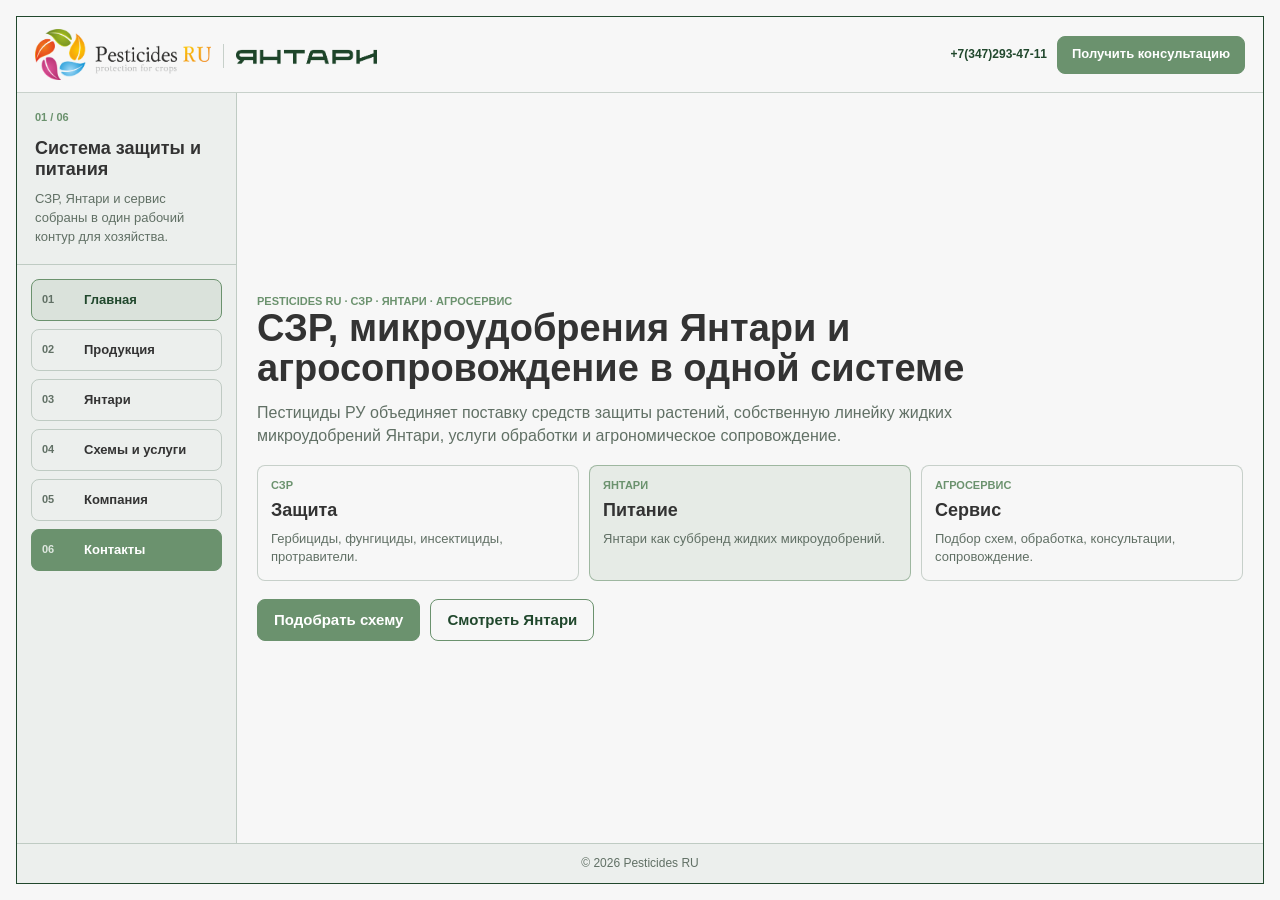
<file: index.html>
<!doctype html>
<html lang="ru">
  <head>
    <meta charset="utf-8">
    <meta name="viewport" content="width=device-width, initial-scale=1">
    <title>Pesticides RU — СЗР, Янтари и агросопровождение</title>
    <meta name="description" content="Одноэкранный MVP Pesticides RU: средства защиты растений, жидкие микроудобрения Янтари, схемы и агросопровождение.">
    <meta property="og:title" content="Pesticides RU — система защиты и питания культур">
    <meta property="og:description" content="СЗР, микроудобрения Янтари, услуги обработки и агрономическое сопровождение в одном интерфейсе.">
    <meta property="og:type" content="website">
    <meta property="og:image" content="assets/img/image-overview.png">
    <meta property="og:locale" content="ru_RU">
    <link rel="stylesheet" href="styles.css?v=20260605-5">
  </head>
  <body>
    <div class="app-frame" data-app-frame>
      <header class="top-bar" aria-label="Pesticides RU">
        <button class="brand" type="button" data-section-link data-section="home" aria-label="Pesticides RU — главная">
          <img class="brand-logo" src="assets/img/logo-pesticides.png" alt="Pesticides RU">
          <img class="brand-sublogo" src="assets/img/logo-yantari-wordmark.png" alt="Янтари">
        </button>

        <div class="top-actions">
          <a class="contact-phone" href="tel:+73472934711">+7(347)293-47-11</a>
          <button class="button button--compact" type="button" data-section-link data-section="contacts">
            <span class="cta-label-full">Получить консультацию</span>
            <span class="cta-label-short">Заявка</span>
          </button>
        </div>
      </header>

      <main class="app-main">
        <aside class="left-rail" aria-label="Навигация по разделам">
          <button class="rail-toggle" type="button" aria-expanded="false" aria-controls="section-navigation" data-menu-toggle>
            <span class="rail-toggle__icon" aria-hidden="true">
              <span></span>
              <span></span>
              <span></span>
            </span>
            <span>Разделы</span>
          </button>

          <div class="rail-meta">
            <span class="rail-index" data-rail-index>01 / 06</span>
            <strong data-rail-title>Система защиты и питания</strong>
            <p data-rail-text>Pesticides RU как главный бренд: СЗР, Янтари и агросервис собраны в одну рабочую рамку.</p>
          </div>

          <nav class="rail-menu" id="section-navigation" aria-label="Разделы внутри кадра">
            <button type="button" data-section-link data-section="home"><span>01</span>Главная</button>
            <button type="button" data-section-link data-section="products"><span>02</span>Продукция</button>
            <button type="button" data-section-link data-section="yantari"><span>03</span>Янтари</button>
            <button type="button" data-section-link data-section="schemes"><span>04</span>Схемы и услуги</button>
            <button type="button" data-section-link data-section="company"><span>05</span>Компания</button>
            <button class="rail-menu__cta" type="button" data-section-link data-section="contacts"><span>06</span>Контакты</button>
          </nav>
        </aside>

        <section class="content-panel panel" data-content-panel tabindex="-1" aria-live="polite"></section>
      </main>

      <footer class="status-bar">
        <span class="status-copy">© 2026 Pesticides RU</span>
      </footer>
    </div>

    <script src="script.js?v=20260605-5"></script>
  </body>
</html>
</file>
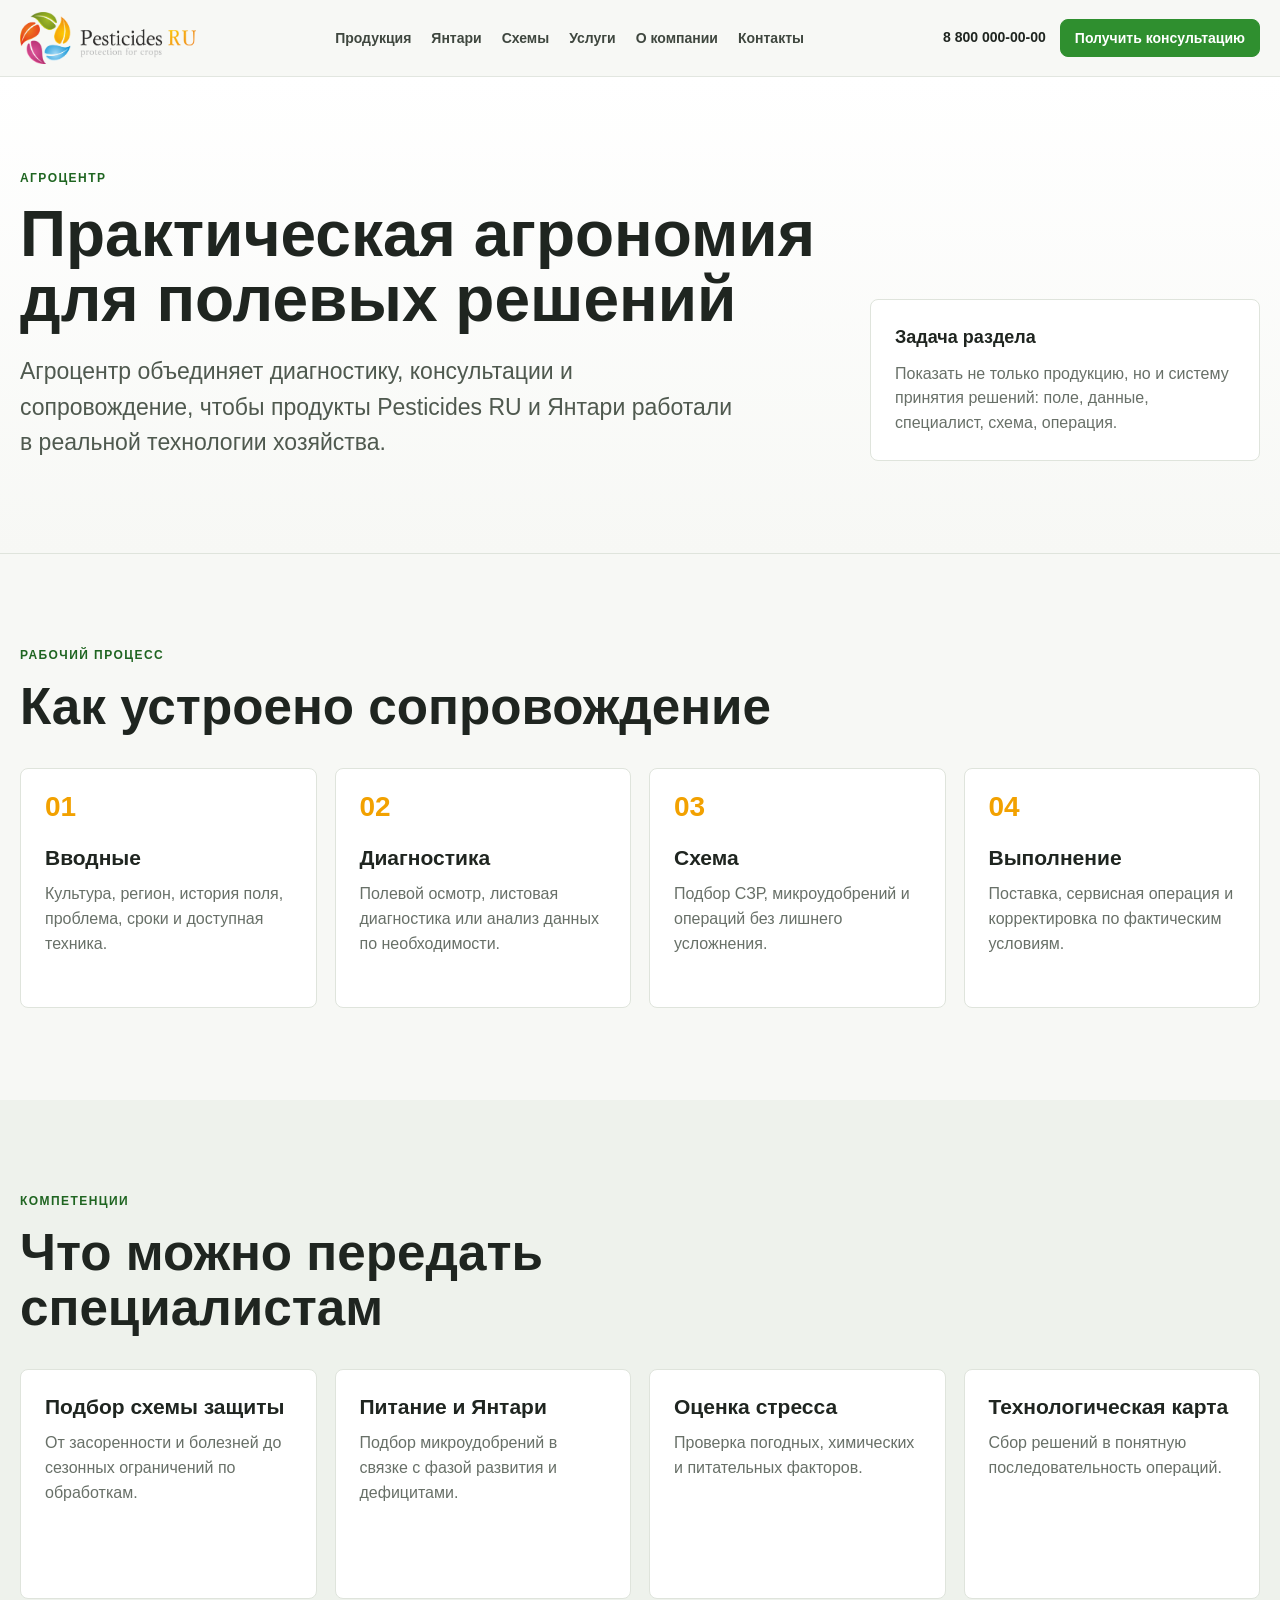
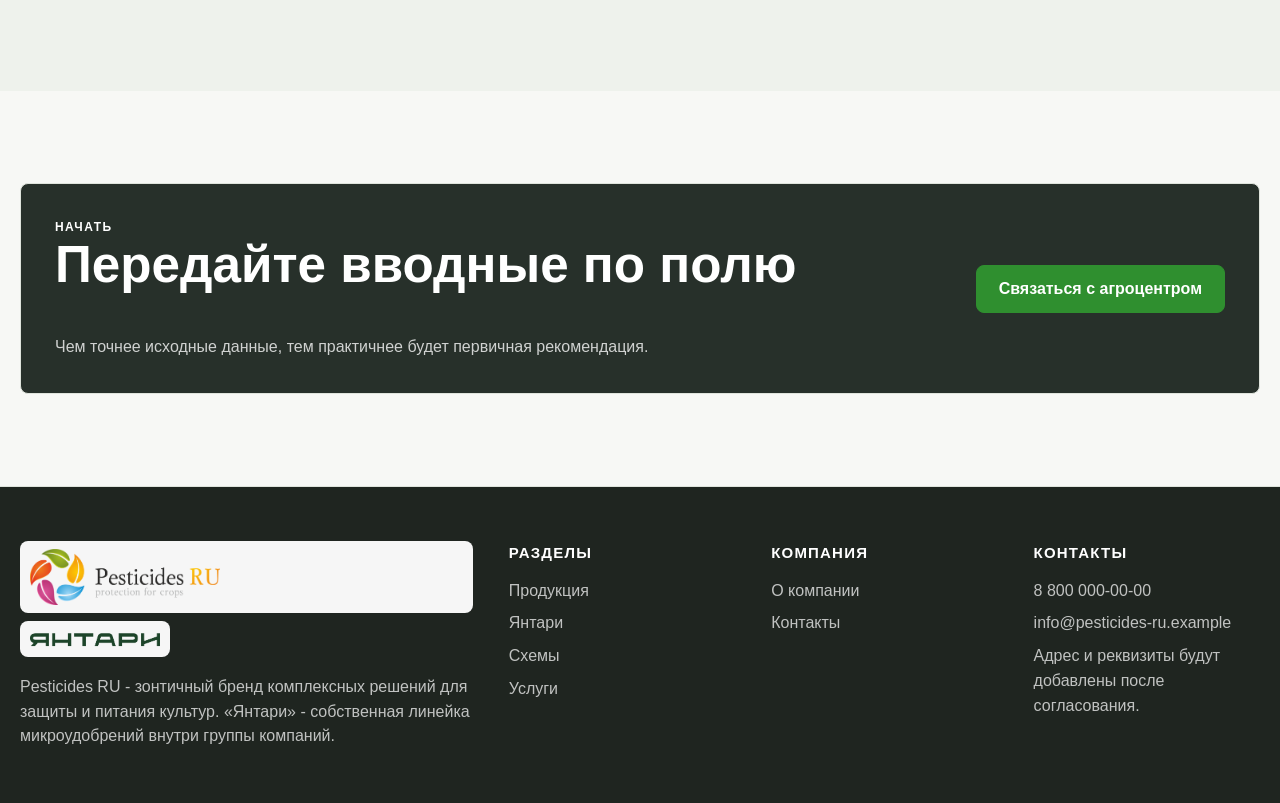
<file: agrocenter.html>
<!doctype html>
<html lang="ru">
  <head>
    <meta charset="utf-8">
    <meta name="viewport" content="width=device-width, initial-scale=1">
    <title>Агроцентр - Pesticides RU</title>
    <meta name="description" content="Агроцентр Pesticides RU: диагностика, полевой мониторинг и сопровождение технологических решений.">
    <link rel="stylesheet" href="assets/css/styles.css">
  </head>
  <body>
    <header class="site-header" data-header>
      <div class="container header-inner">
        <a class="brand" href="index.html" aria-label="Pesticides RU"><img class="brand-logo" src="assets/img/logo-pesticides.png" alt="Pesticides RU"></a>
        <button class="nav-toggle" type="button" aria-label="Открыть меню" aria-expanded="false" data-menu-toggle><span></span><span></span></button>
        <nav class="site-nav" data-nav>
          <a href="products.html">Продукция</a>
          <a href="yantari.html">Янтари</a>
          <a href="schemes.html">Схемы</a>
          <a href="services.html">Услуги</a>
          <a href="company.html">О компании</a>
          <a href="contacts.html">Контакты</a>
        </nav>
        <div class="header-actions"><a class="header-phone" href="tel:+78000000000">8 800 000-00-00</a><a class="button button--small" href="contacts.html">Получить консультацию</a></div>
      </div>
    </header>

    <main>
      <section class="page-hero section">
        <div class="container page-hero-grid">
          <div class="reveal">
            <p class="eyebrow">Агроцентр</p>
            <h1>Практическая агрономия для полевых решений</h1>
            <p class="lead">Агроцентр объединяет диагностику, консультации и сопровождение, чтобы продукты Pesticides RU и Янтари работали в реальной технологии хозяйства.</p>
          </div>
          <aside class="page-note reveal">
            <strong>Задача раздела</strong>
            <p>Показать не только продукцию, но и систему принятия решений: поле, данные, специалист, схема, операция.</p>
          </aside>
        </div>
      </section>

      <section class="section">
        <div class="container">
          <div class="section-header reveal">
            <p class="eyebrow">Рабочий процесс</p>
            <h2>Как устроено сопровождение</h2>
          </div>
          <div class="process-line">
            <article class="process-step reveal"><span>01</span><h3>Вводные</h3><p>Культура, регион, история поля, проблема, сроки и доступная техника.</p></article>
            <article class="process-step reveal"><span>02</span><h3>Диагностика</h3><p>Полевой осмотр, листовая диагностика или анализ данных по необходимости.</p></article>
            <article class="process-step reveal"><span>03</span><h3>Схема</h3><p>Подбор СЗР, микроудобрений и операций без лишнего усложнения.</p></article>
            <article class="process-step reveal"><span>04</span><h3>Выполнение</h3><p>Поставка, сервисная операция и корректировка по фактическим условиям.</p></article>
          </div>
        </div>
      </section>

      <section class="section section--muted">
        <div class="container">
          <div class="section-header reveal">
            <p class="eyebrow">Компетенции</p>
            <h2>Что можно передать специалистам</h2>
          </div>
          <div class="grid grid--4">
            <article class="card reveal"><h3>Подбор схемы защиты</h3><p>От засоренности и болезней до сезонных ограничений по обработкам.</p></article>
            <article class="card reveal"><h3>Питание и Янтари</h3><p>Подбор микроудобрений в связке с фазой развития и дефицитами.</p></article>
            <article class="card reveal"><h3>Оценка стресса</h3><p>Проверка погодных, химических и питательных факторов.</p></article>
            <article class="card reveal"><h3>Технологическая карта</h3><p>Сбор решений в понятную последовательность операций.</p></article>
          </div>
        </div>
      </section>

      <section class="section">
        <div class="container">
          <div class="cta-block reveal">
            <div><p class="eyebrow">Начать</p><h2>Передайте вводные по полю</h2><p>Чем точнее исходные данные, тем практичнее будет первичная рекомендация.</p></div>
            <a class="button" href="contacts.html">Связаться с агроцентром</a>
          </div>
        </div>
      </section>
    </main>

    <footer class="site-footer">
      <div class="container footer-grid">
        <div><a class="brand brand--footer" href="index.html"><img class="brand-logo" src="assets/img/logo-pesticides.png" alt="Pesticides RU"></a><img class="footer-yantari-logo" src="assets/img/logo-yantari-wordmark.png" alt="Янтари"><p>Pesticides RU - зонтичный бренд комплексных решений для защиты и питания культур. «Янтари» - собственная линейка микроудобрений внутри группы компаний.</p></div>
        <div><h2>Разделы</h2><a href="products.html">Продукция</a><a href="yantari.html">Янтари</a><a href="schemes.html">Схемы</a><a href="services.html">Услуги</a></div>
        <div><h2>Компания</h2><a href="company.html">О компании</a><a href="contacts.html">Контакты</a></div>
        <div><h2>Контакты</h2><a href="tel:+78000000000">8 800 000-00-00</a><a href="mailto:info@pesticides-ru.example">info@pesticides-ru.example</a><p>Адрес и реквизиты будут добавлены после согласования.</p></div>
      </div>
    </footer>
    <script src="assets/js/main.js"></script>
  </body>
</html>
</file>
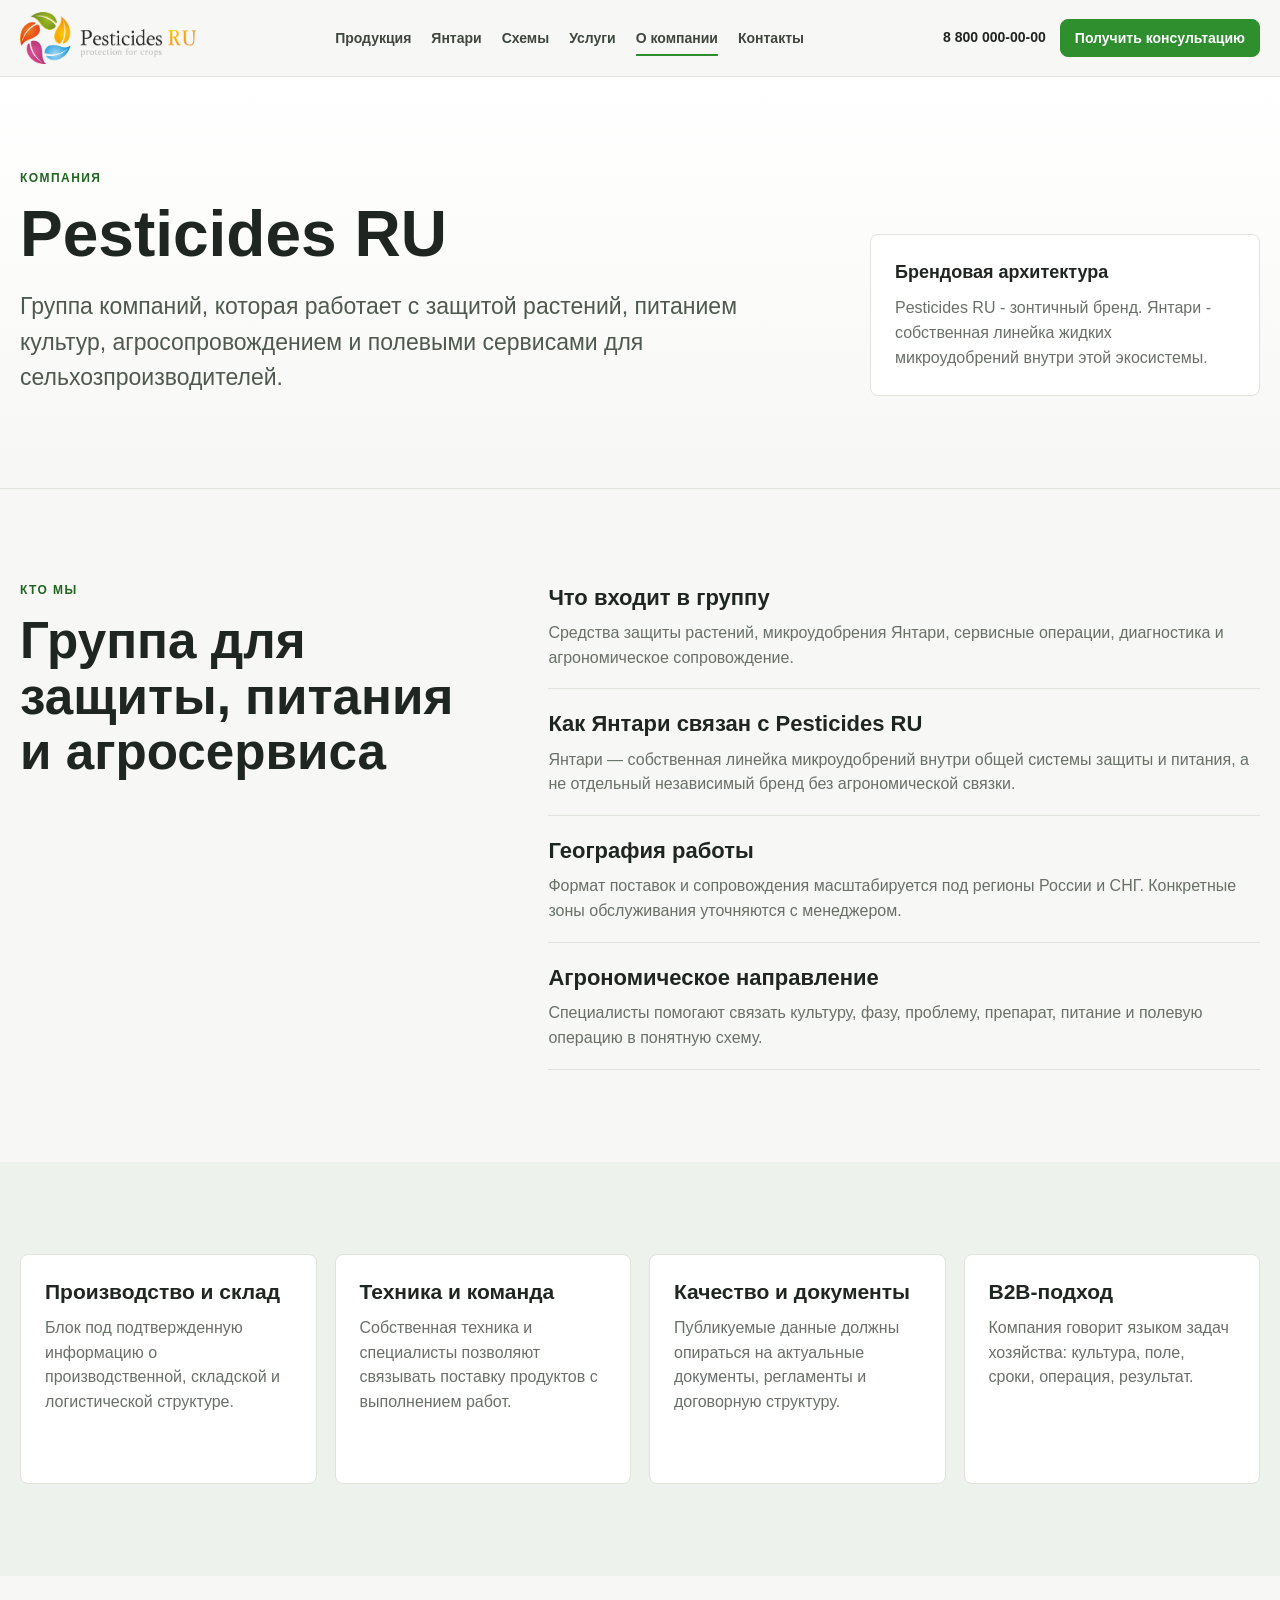
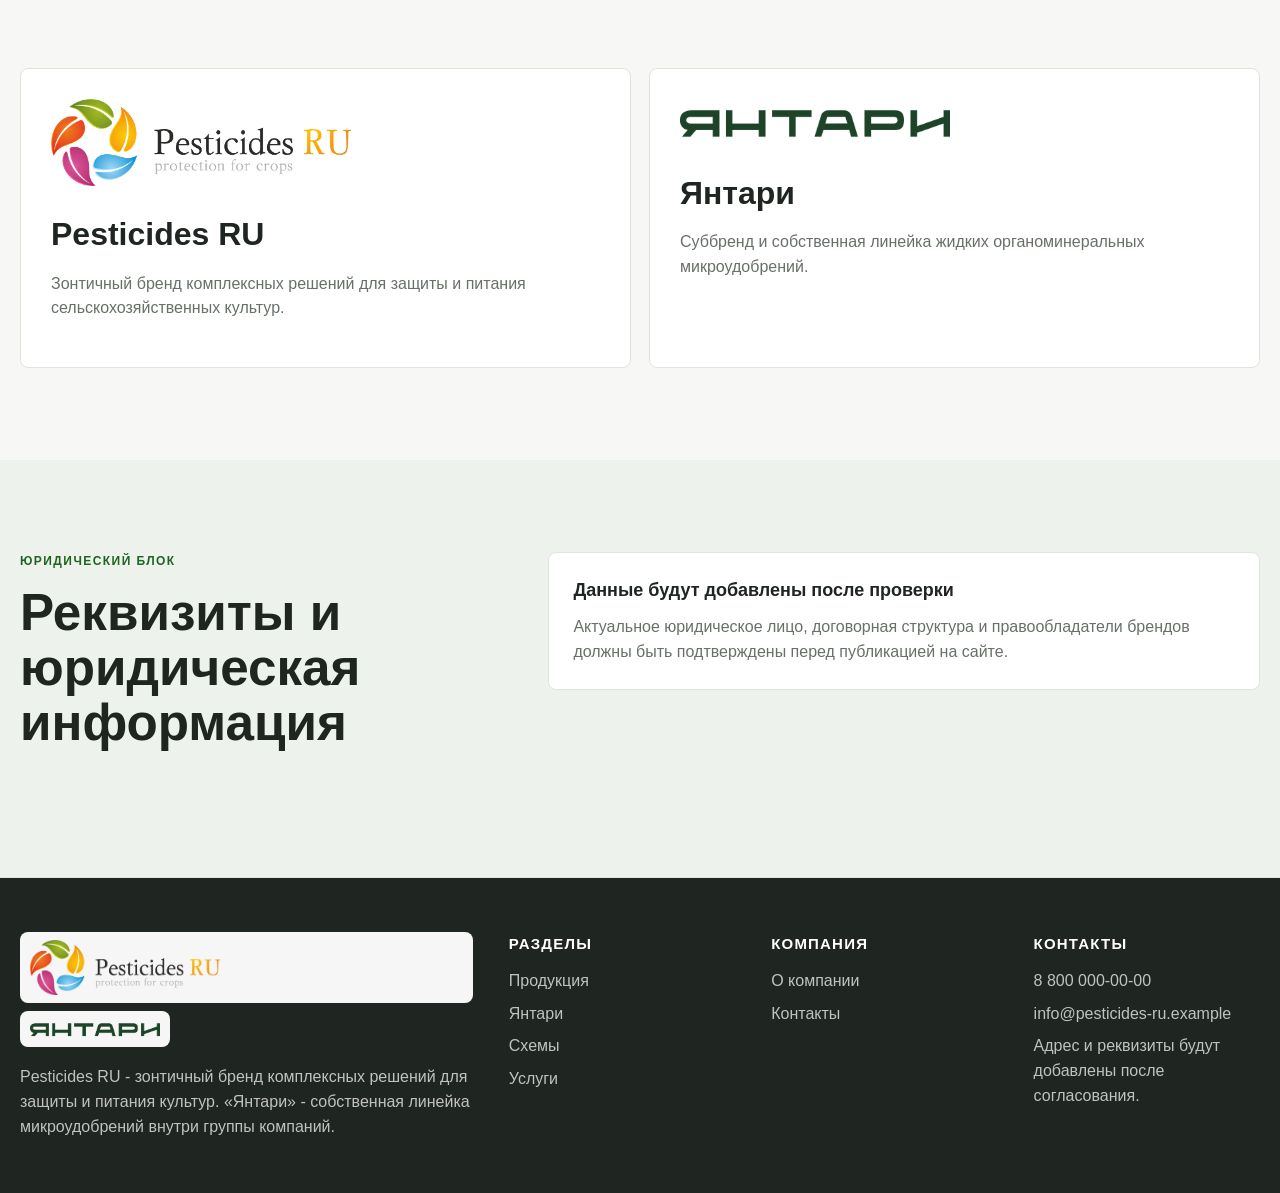
<file: company.html>
<!doctype html>
<html lang="ru">
  <head>
    <meta charset="utf-8">
    <meta name="viewport" content="width=device-width, initial-scale=1">
    <title>О компании - Pesticides RU</title>
    <meta name="description" content="Pesticides RU - группа компаний в сфере защиты и питания сельскохозяйственных культур с собственной линейкой микроудобрений Янтари.">
    <link rel="stylesheet" href="assets/css/styles.css">
  </head>
  <body>
    <header class="site-header" data-header>
      <div class="container header-inner">
        <a class="brand" href="index.html" aria-label="Pesticides RU"><img class="brand-logo" src="assets/img/logo-pesticides.png" alt="Pesticides RU"></a>
        <button class="nav-toggle" type="button" aria-label="Открыть меню" aria-expanded="false" data-menu-toggle><span></span><span></span></button>
        <nav class="site-nav" data-nav>
          <a href="products.html">Продукция</a>
          <a href="yantari.html">Янтари</a>
          <a href="schemes.html">Схемы</a>
          <a href="services.html">Услуги</a>
          <a href="company.html">О компании</a>
          <a href="contacts.html">Контакты</a>
        </nav>
        <div class="header-actions"><a class="header-phone" href="tel:+78000000000">8 800 000-00-00</a><a class="button button--small" href="contacts.html">Получить консультацию</a></div>
      </div>
    </header>

    <main>
      <section class="page-hero section">
        <div class="container page-hero-grid">
          <div class="reveal">
            <p class="eyebrow">Компания</p>
            <h1>Pesticides RU</h1>
            <p class="lead">Группа компаний, которая работает с защитой растений, питанием культур, агросопровождением и полевыми сервисами для сельхозпроизводителей.</p>
          </div>
          <aside class="page-note reveal">
            <strong>Брендовая архитектура</strong>
            <p>Pesticides RU - зонтичный бренд. Янтари - собственная линейка жидких микроудобрений внутри этой экосистемы.</p>
          </aside>
        </div>
      </section>

      <section class="section">
        <div class="container two-column">
          <div class="section-header reveal">
            <p class="eyebrow">Кто мы</p>
            <h2>Группа для защиты, питания и агросервиса</h2>
          </div>
          <div class="info-list reveal">
            <article><h3>Что входит в группу</h3><p>Средства защиты растений, микроудобрения Янтари, сервисные операции, диагностика и агрономическое сопровождение.</p></article>
            <article><h3>Как Янтари связан с Pesticides RU</h3><p>Янтари — собственная линейка микроудобрений внутри общей системы защиты и питания, а не отдельный независимый бренд без агрономической связки.</p></article>
            <article><h3>География работы</h3><p>Формат поставок и сопровождения масштабируется под регионы России и СНГ. Конкретные зоны обслуживания уточняются с менеджером.</p></article>
            <article><h3>Агрономическое направление</h3><p>Специалисты помогают связать культуру, фазу, проблему, препарат, питание и полевую операцию в понятную схему.</p></article>
          </div>
        </div>
      </section>

      <section class="section section--muted">
        <div class="container">
          <div class="grid grid--4">
            <article class="card reveal"><h3>Производство и склад</h3><p>Блок под подтвержденную информацию о производственной, складской и логистической структуре.</p></article>
            <article class="card reveal"><h3>Техника и команда</h3><p>Собственная техника и специалисты позволяют связывать поставку продуктов с выполнением работ.</p></article>
            <article class="card reveal"><h3>Качество и документы</h3><p>Публикуемые данные должны опираться на актуальные документы, регламенты и договорную структуру.</p></article>
            <article class="card reveal"><h3>B2B-подход</h3><p>Компания говорит языком задач хозяйства: культура, поле, сроки, операция, результат.</p></article>
          </div>
        </div>
      </section>

      <section class="section">
        <div class="container brand-architecture reveal">
          <div>
            <img class="architecture-logo architecture-logo--pesticides" src="assets/img/logo-pesticides.png" alt="Pesticides RU">
            <h2>Pesticides RU</h2>
            <p>Зонтичный бренд комплексных решений для защиты и питания сельскохозяйственных культур.</p>
          </div>
          <div>
            <img class="architecture-logo architecture-logo--yantari" src="assets/img/logo-yantari-wordmark.png" alt="Янтари">
            <h2>Янтари</h2>
            <p>Суббренд и собственная линейка жидких органоминеральных микроудобрений.</p>
          </div>
        </div>
      </section>

      <section class="section section--muted">
        <div class="container two-column">
          <div class="section-header reveal">
            <p class="eyebrow">Юридический блок</p>
            <h2>Реквизиты и юридическая информация</h2>
          </div>
          <div class="page-note reveal">
            <!-- TODO: добавить актуальное юрлицо, ИНН, ОГРН, адрес, договорную структуру, правообладателя бренда Янтари -->
            <strong>Данные будут добавлены после проверки</strong>
            <p>Актуальное юридическое лицо, договорная структура и правообладатели брендов должны быть подтверждены перед публикацией на сайте.</p>
          </div>
        </div>
      </section>
    </main>

    <footer class="site-footer">
      <div class="container footer-grid">
        <div><a class="brand brand--footer" href="index.html"><img class="brand-logo" src="assets/img/logo-pesticides.png" alt="Pesticides RU"></a><img class="footer-yantari-logo" src="assets/img/logo-yantari-wordmark.png" alt="Янтари"><p>Pesticides RU - зонтичный бренд комплексных решений для защиты и питания культур. «Янтари» - собственная линейка микроудобрений внутри группы компаний.</p></div>
        <div><h2>Разделы</h2><a href="products.html">Продукция</a><a href="yantari.html">Янтари</a><a href="schemes.html">Схемы</a><a href="services.html">Услуги</a></div>
        <div><h2>Компания</h2><a href="company.html">О компании</a><a href="contacts.html">Контакты</a></div>
        <div><h2>Контакты</h2><a href="tel:+78000000000">8 800 000-00-00</a><a href="mailto:info@pesticides-ru.example">info@pesticides-ru.example</a><p>Адрес и реквизиты будут добавлены после согласования.</p></div>
      </div>
    </footer>
    <script src="assets/js/main.js"></script>
  </body>
</html>
</file>
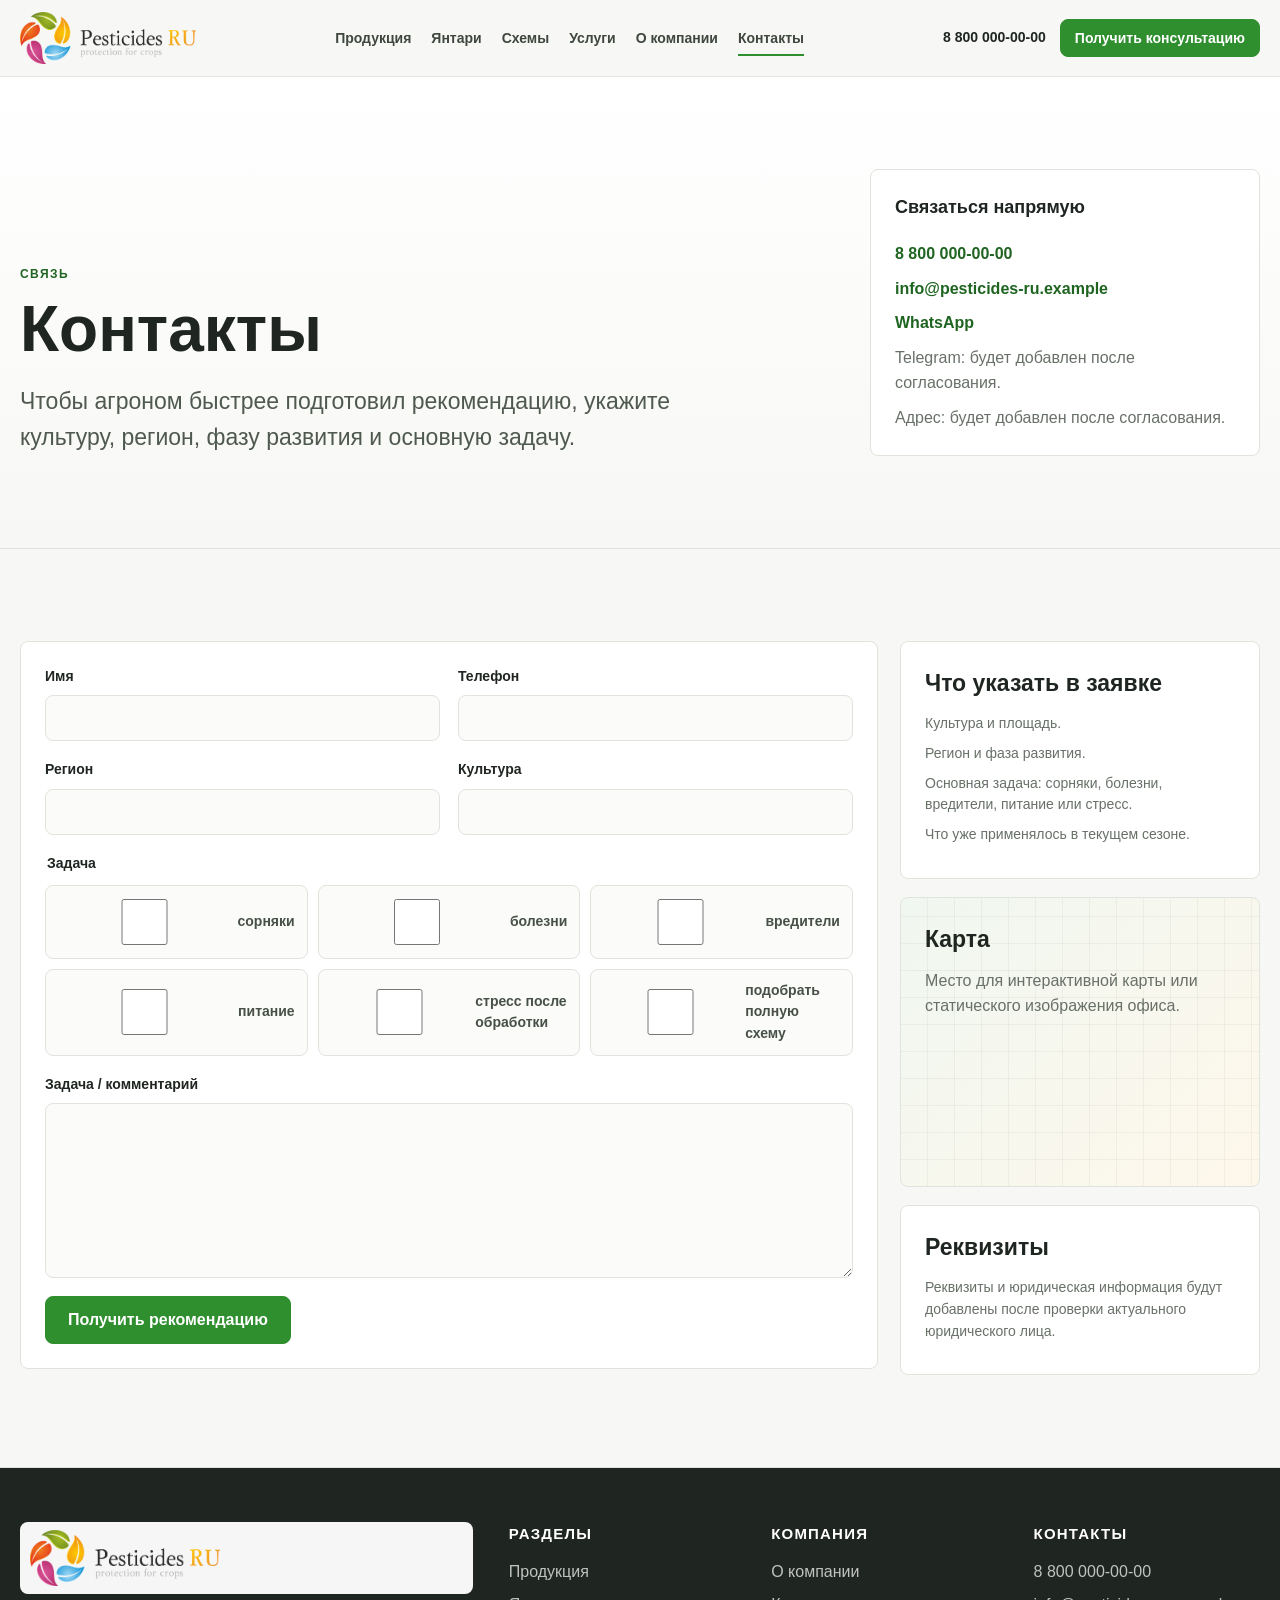
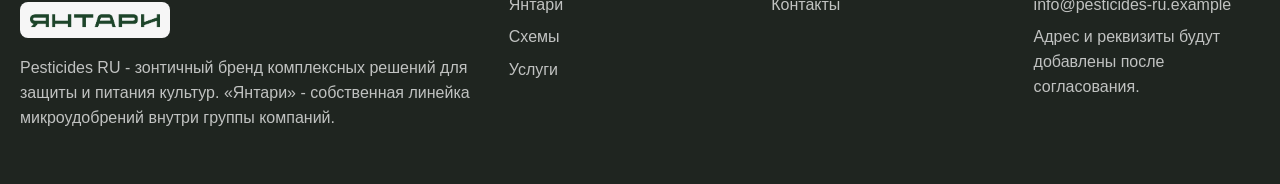
<file: contacts.html>
<!doctype html>
<html lang="ru">
  <head>
    <meta charset="utf-8">
    <meta name="viewport" content="width=device-width, initial-scale=1">
    <title>Контакты - Pesticides RU</title>
    <meta name="description" content="Контакты Pesticides RU: телефон, email, форма заявки, мессенджеры, адрес и реквизиты.">
    <link rel="stylesheet" href="assets/css/styles.css">
  </head>
  <body>
    <header class="site-header" data-header>
      <div class="container header-inner">
        <a class="brand" href="index.html" aria-label="Pesticides RU"><img class="brand-logo" src="assets/img/logo-pesticides.png" alt="Pesticides RU"></a>
        <button class="nav-toggle" type="button" aria-label="Открыть меню" aria-expanded="false" data-menu-toggle><span></span><span></span></button>
        <nav class="site-nav" data-nav>
          <a href="products.html">Продукция</a>
          <a href="yantari.html">Янтари</a>
          <a href="schemes.html">Схемы</a>
          <a href="services.html">Услуги</a>
          <a href="company.html">О компании</a>
          <a href="contacts.html">Контакты</a>
        </nav>
        <div class="header-actions"><a class="header-phone" href="tel:+78000000000">8 800 000-00-00</a><a class="button button--small" href="contacts.html">Получить консультацию</a></div>
      </div>
    </header>

    <main>
      <section class="page-hero section">
        <div class="container page-hero-grid">
          <div class="reveal">
            <p class="eyebrow">Связь</p>
            <h1>Контакты</h1>
            <p class="lead">Чтобы агроном быстрее подготовил рекомендацию, укажите культуру, регион, фазу развития и основную задачу.</p>
          </div>
          <aside class="contact-card reveal">
            <h2>Связаться напрямую</h2>
            <a href="tel:+78000000000">8 800 000-00-00</a>
            <a href="mailto:info@pesticides-ru.example">info@pesticides-ru.example</a>
            <a href="https://wa.me/78000000000">WhatsApp</a>
            <p>Telegram: будет добавлен после согласования.</p>
            <p>Адрес: будет добавлен после согласования.</p>
          </aside>
        </div>
      </section>

      <section class="section">
        <div class="container contact-layout">
          <form class="contact-form reveal" data-contact-form>
            <div class="form-row">
              <label for="name">Имя</label>
              <input id="name" name="name" type="text" autocomplete="name" required>
            </div>
            <div class="form-row">
              <label for="phone">Телефон</label>
              <input id="phone" name="phone" type="tel" autocomplete="tel" required>
            </div>
            <div class="form-row">
              <label for="region">Регион</label>
              <input id="region" name="region" type="text">
            </div>
            <div class="form-row">
              <label for="culture">Культура</label>
              <input id="culture" name="culture" type="text">
            </div>
            <fieldset class="form-row form-row--full task-fieldset">
              <legend>Задача</legend>
              <div class="checkbox-grid">
                <label><input type="checkbox" name="task" value="сорняки"> сорняки</label>
                <label><input type="checkbox" name="task" value="болезни"> болезни</label>
                <label><input type="checkbox" name="task" value="вредители"> вредители</label>
                <label><input type="checkbox" name="task" value="питание"> питание</label>
                <label><input type="checkbox" name="task" value="стресс"> стресс после обработки</label>
                <label><input type="checkbox" name="task" value="полная схема"> подобрать полную схему</label>
              </div>
            </fieldset>
            <div class="form-row form-row--full">
              <label for="message">Задача / комментарий</label>
              <textarea id="message" name="message" rows="6"></textarea>
            </div>
            <div class="form-footer">
              <button class="button" type="submit">Получить рекомендацию</button>
              <p class="form-status" data-form-status aria-live="polite"></p>
            </div>
          </form>

          <aside class="details-stack reveal">
            <section class="requisites">
              <h2>Что указать в заявке</h2>
              <p>Культура и площадь.</p>
              <p>Регион и фаза развития.</p>
              <p>Основная задача: сорняки, болезни, вредители, питание или стресс.</p>
              <p>Что уже применялось в текущем сезоне.</p>
            </section>
            <section class="map-placeholder">
              <h2>Карта</h2>
              <p>Место для интерактивной карты или статического изображения офиса.</p>
            </section>
            <section class="requisites">
              <h2>Реквизиты</h2>
              <!-- TODO: добавить актуальное юрлицо, ИНН, ОГРН, КПП и адрес после юридической проверки -->
              <p>Реквизиты и юридическая информация будут добавлены после проверки актуального юридического лица.</p>
            </section>
          </aside>
        </div>
      </section>
    </main>

    <footer class="site-footer">
      <div class="container footer-grid">
        <div><a class="brand brand--footer" href="index.html"><img class="brand-logo" src="assets/img/logo-pesticides.png" alt="Pesticides RU"></a><img class="footer-yantari-logo" src="assets/img/logo-yantari-wordmark.png" alt="Янтари"><p>Pesticides RU - зонтичный бренд комплексных решений для защиты и питания культур. «Янтари» - собственная линейка микроудобрений внутри группы компаний.</p></div>
        <div><h2>Разделы</h2><a href="products.html">Продукция</a><a href="yantari.html">Янтари</a><a href="schemes.html">Схемы</a><a href="services.html">Услуги</a></div>
        <div><h2>Компания</h2><a href="company.html">О компании</a><a href="contacts.html">Контакты</a></div>
        <div><h2>Контакты</h2><a href="tel:+78000000000">8 800 000-00-00</a><a href="mailto:info@pesticides-ru.example">info@pesticides-ru.example</a><p>Адрес и реквизиты будут добавлены после согласования.</p></div>
      </div>
    </footer>
    <script src="assets/js/main.js"></script>
  </body>
</html>
</file>
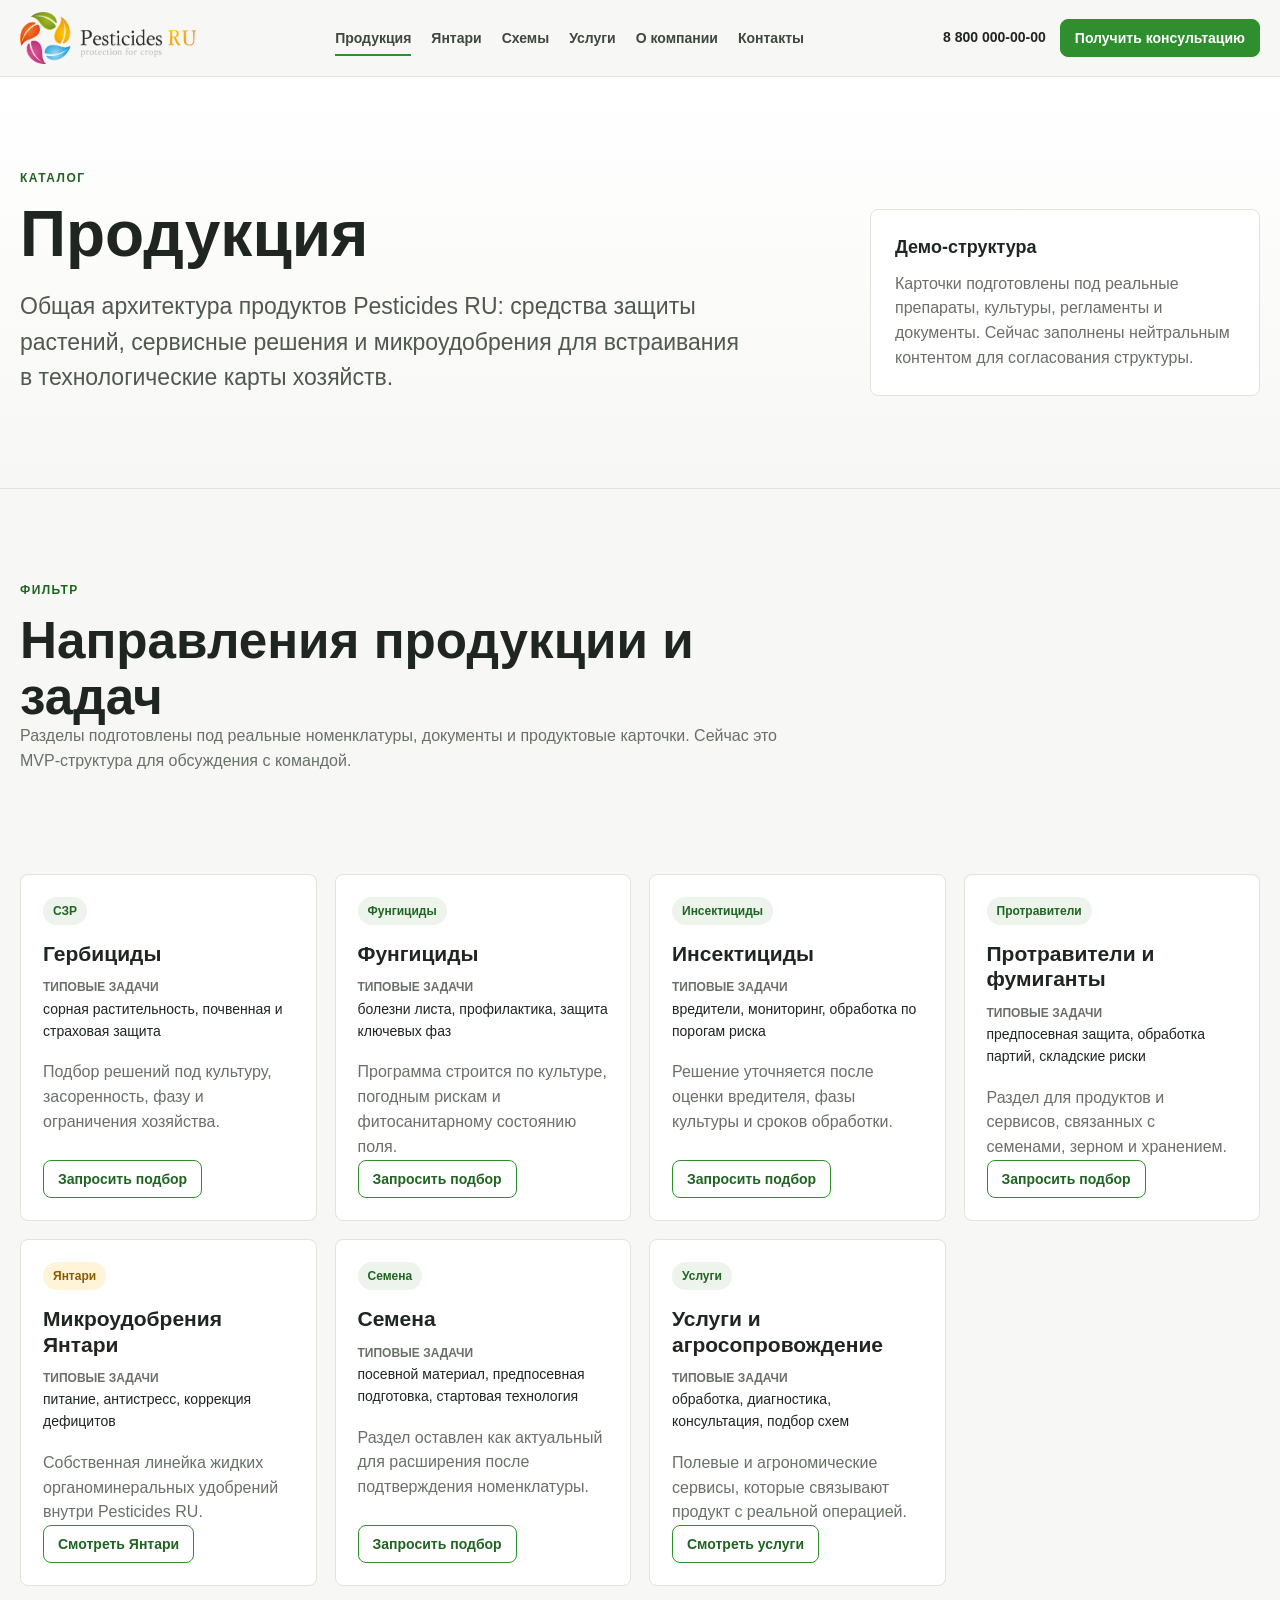
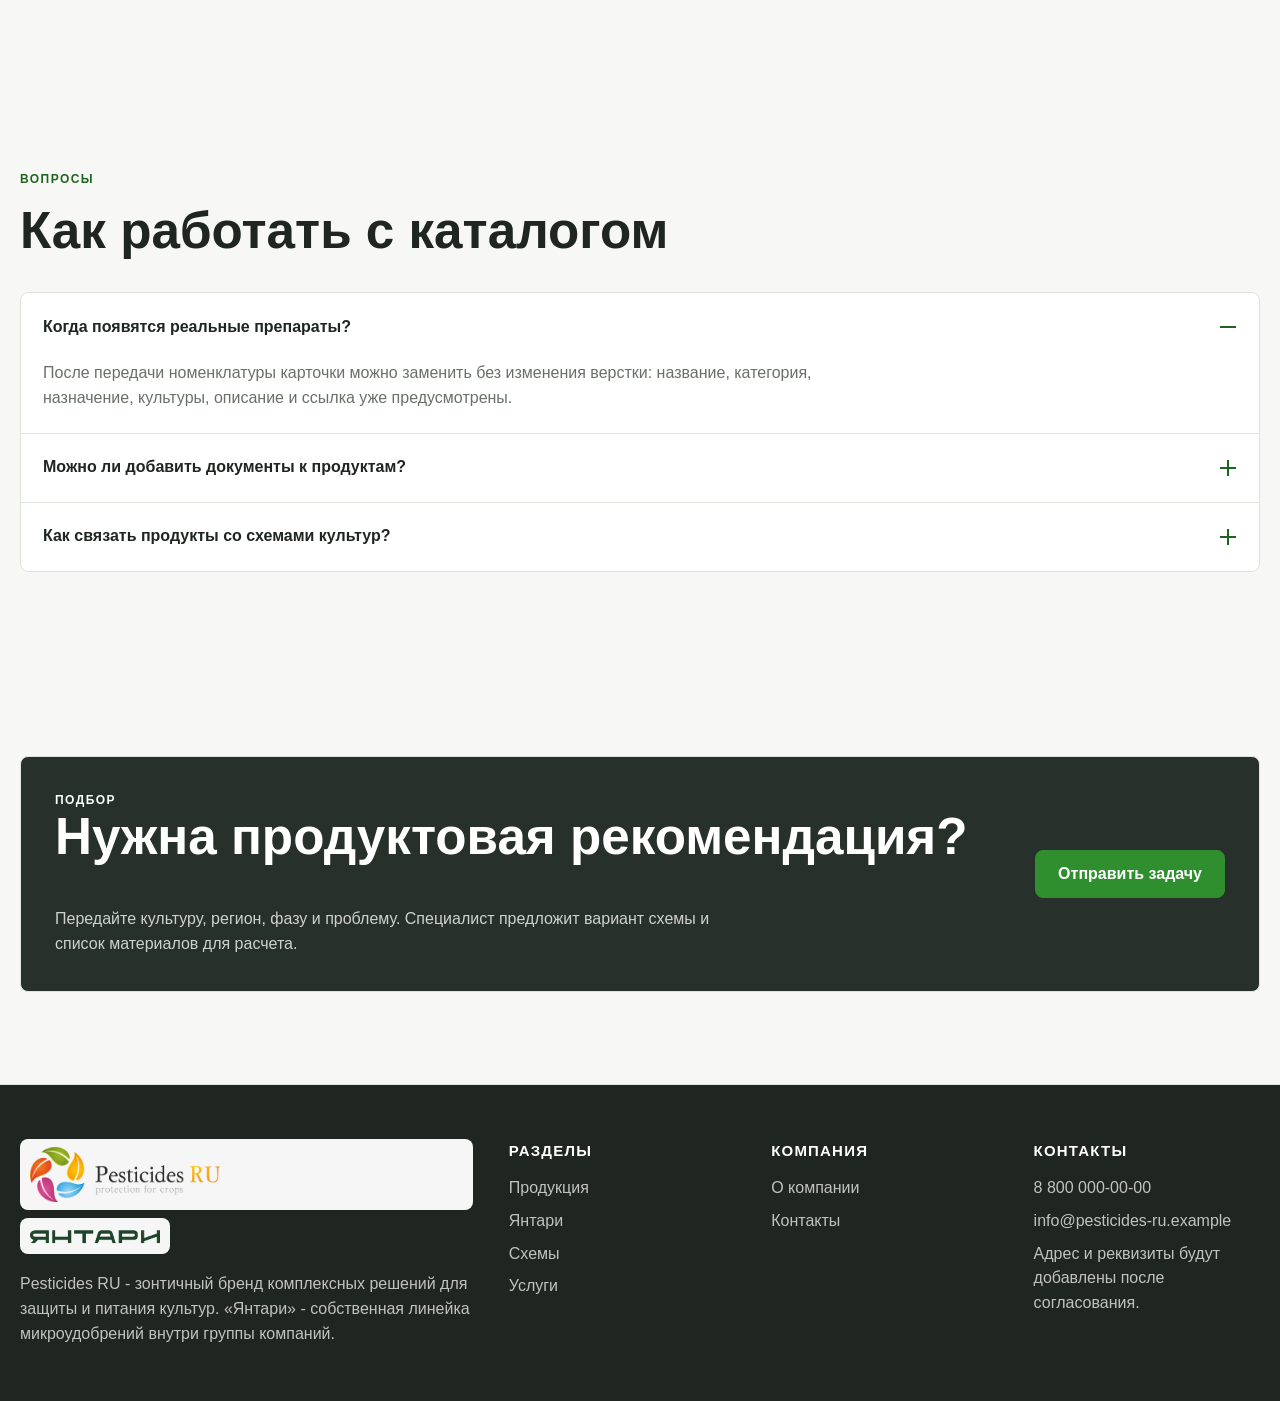
<file: products.html>
<!doctype html>
<html lang="ru">
  <head>
    <meta charset="utf-8">
    <meta name="viewport" content="width=device-width, initial-scale=1">
    <title>Продукция - Pesticides RU</title>
    <meta name="description" content="Каталог направлений Pesticides RU: гербициды, фунгициды, инсектициды, протравители, фумиганты и микроудобрения.">
    <link rel="stylesheet" href="assets/css/styles.css">
  </head>
  <body>
    <header class="site-header" data-header>
      <div class="container header-inner">
        <a class="brand" href="index.html" aria-label="Pesticides RU"><img class="brand-logo" src="assets/img/logo-pesticides.png" alt="Pesticides RU"></a>
        <button class="nav-toggle" type="button" aria-label="Открыть меню" aria-expanded="false" data-menu-toggle><span></span><span></span></button>
        <nav class="site-nav" data-nav>
          <a href="products.html">Продукция</a>
          <a href="yantari.html">Янтари</a>
          <a href="schemes.html">Схемы</a>
          <a href="services.html">Услуги</a>
          <a href="company.html">О компании</a>
          <a href="contacts.html">Контакты</a>
        </nav>
        <div class="header-actions"><a class="header-phone" href="tel:+78000000000">8 800 000-00-00</a><a class="button button--small" href="contacts.html">Получить консультацию</a></div>
      </div>
    </header>

    <main>
      <section class="page-hero section">
        <div class="container page-hero-grid">
          <div class="reveal">
            <p class="eyebrow">Каталог</p>
            <h1>Продукция</h1>
            <p class="lead">Общая архитектура продуктов Pesticides RU: средства защиты растений, сервисные решения и микроудобрения для встраивания в технологические карты хозяйств.</p>
          </div>
          <aside class="page-note reveal">
            <strong>Демо-структура</strong>
            <p>Карточки подготовлены под реальные препараты, культуры, регламенты и документы. Сейчас заполнены нейтральным контентом для согласования структуры.</p>
          </aside>
        </div>
      </section>

      <section class="section" id="catalog">
        <div class="container">
          <div class="section-header reveal">
            <p class="eyebrow">Фильтр</p>
            <h2>Направления продукции и задач</h2>
            <p>Разделы подготовлены под реальные номенклатуры, документы и продуктовые карточки. Сейчас это MVP-структура для обсуждения с командой.</p>
          </div>
          <div class="filter-bar reveal" data-filter-group>
            <button class="filter-button is-active" type="button" data-filter="all">Все</button>
            <button class="filter-button" type="button" data-filter="szr">СЗР</button>
            <button class="filter-button" type="button" data-filter="nutrition">Микроудобрения</button>
            <button class="filter-button" type="button" data-filter="seed">Семена</button>
            <button class="filter-button" type="button" data-filter="services">Услуги</button>
          </div>

          <div class="product-grid">
            <article class="product-card reveal" data-category="szr">
              <span class="tag">СЗР</span>
              <h3>Гербициды</h3>
              <dl><div><dt>Типовые задачи</dt><dd>сорная растительность, почвенная и страховая защита</dd></div></dl>
              <p>Подбор решений под культуру, засоренность, фазу и ограничения хозяйства.</p>
              <a class="button button--secondary button--small" href="contacts.html">Запросить подбор</a>
            </article>
            <article class="product-card reveal" data-category="szr">
              <span class="tag">Фунгициды</span>
              <h3>Фунгициды</h3>
              <dl><div><dt>Типовые задачи</dt><dd>болезни листа, профилактика, защита ключевых фаз</dd></div></dl>
              <p>Программа строится по культуре, погодным рискам и фитосанитарному состоянию поля.</p>
              <a class="button button--secondary button--small" href="contacts.html">Запросить подбор</a>
            </article>
            <article class="product-card reveal" data-category="szr">
              <span class="tag">Инсектициды</span>
              <h3>Инсектициды</h3>
              <dl><div><dt>Типовые задачи</dt><dd>вредители, мониторинг, обработка по порогам риска</dd></div></dl>
              <p>Решение уточняется после оценки вредителя, фазы культуры и сроков обработки.</p>
              <a class="button button--secondary button--small" href="contacts.html">Запросить подбор</a>
            </article>
            <article class="product-card reveal" data-category="szr">
              <span class="tag">Протравители</span>
              <h3>Протравители и фумиганты</h3>
              <dl><div><dt>Типовые задачи</dt><dd>предпосевная защита, обработка партий, складские риски</dd></div></dl>
              <p>Раздел для продуктов и сервисов, связанных с семенами, зерном и хранением.</p>
              <a class="button button--secondary button--small" href="contacts.html">Запросить подбор</a>
            </article>
            <article class="product-card reveal" data-category="nutrition">
              <span class="tag tag--yantari">Янтари</span>
              <h3>Микроудобрения Янтари</h3>
              <dl><div><dt>Типовые задачи</dt><dd>питание, антистресс, коррекция дефицитов</dd></div></dl>
              <p>Собственная линейка жидких органоминеральных удобрений внутри Pesticides RU.</p>
              <a class="button button--secondary button--small" href="yantari.html">Смотреть Янтари</a>
            </article>
            <article class="product-card reveal" data-category="seed">
              <span class="tag">Семена</span>
              <h3>Семена</h3>
              <dl><div><dt>Типовые задачи</dt><dd>посевной материал, предпосевная подготовка, стартовая технология</dd></div></dl>
              <p>Раздел оставлен как актуальный для расширения после подтверждения номенклатуры.</p>
              <a class="button button--secondary button--small" href="contacts.html">Запросить подбор</a>
            </article>
            <article class="product-card reveal" data-category="services">
              <span class="tag">Услуги</span>
              <h3>Услуги и агросопровождение</h3>
              <dl><div><dt>Типовые задачи</dt><dd>обработка, диагностика, консультация, подбор схем</dd></div></dl>
              <p>Полевые и агрономические сервисы, которые связывают продукт с реальной операцией.</p>
              <a class="button button--secondary button--small" href="services.html">Смотреть услуги</a>
            </article>
          </div>
        </div>
      </section>

      <section class="section">
        <div class="container">
          <div class="section-header reveal">
            <p class="eyebrow">Вопросы</p>
            <h2>Как работать с каталогом</h2>
          </div>
          <div class="accordion reveal" data-accordion>
            <article class="accordion-item">
              <button class="accordion-trigger" type="button" aria-expanded="true" data-accordion-trigger>
                <span>Когда появятся реальные препараты?</span>
                <span class="accordion-icon"></span>
              </button>
              <div class="accordion-panel">
                <p>После передачи номенклатуры карточки можно заменить без изменения верстки: название, категория, назначение, культуры, описание и ссылка уже предусмотрены.</p>
              </div>
            </article>
            <article class="accordion-item">
              <button class="accordion-trigger" type="button" aria-expanded="false" data-accordion-trigger>
                <span>Можно ли добавить документы к продуктам?</span>
                <span class="accordion-icon"></span>
              </button>
              <div class="accordion-panel" hidden>
                <p>Да. В карточку можно добавить ссылку на PDF, регистрационные документы, рекомендации по применению или отдельную страницу продукта.</p>
              </div>
            </article>
            <article class="accordion-item">
              <button class="accordion-trigger" type="button" aria-expanded="false" data-accordion-trigger>
                <span>Как связать продукты со схемами культур?</span>
                <span class="accordion-icon"></span>
              </button>
              <div class="accordion-panel" hidden>
                <p>После согласования агрономических данных продукты можно привязать к этапам на странице схем: протравка, гербицидная защита, фунгицидная защита, питание и антистресс.</p>
              </div>
            </article>
          </div>
        </div>
      </section>

      <section class="section">
        <div class="container">
          <div class="cta-block reveal">
            <div>
              <p class="eyebrow">Подбор</p>
              <h2>Нужна продуктовая рекомендация?</h2>
              <p>Передайте культуру, регион, фазу и проблему. Специалист предложит вариант схемы и список материалов для расчета.</p>
            </div>
            <a class="button" href="contacts.html">Отправить задачу</a>
          </div>
        </div>
      </section>
    </main>

    <footer class="site-footer">
      <div class="container footer-grid">
        <div><a class="brand brand--footer" href="index.html"><img class="brand-logo" src="assets/img/logo-pesticides.png" alt="Pesticides RU"></a><img class="footer-yantari-logo" src="assets/img/logo-yantari-wordmark.png" alt="Янтари"><p>Pesticides RU - зонтичный бренд комплексных решений для защиты и питания культур. «Янтари» - собственная линейка микроудобрений внутри группы компаний.</p></div>
        <div><h2>Разделы</h2><a href="products.html">Продукция</a><a href="yantari.html">Янтари</a><a href="schemes.html">Схемы</a><a href="services.html">Услуги</a></div>
        <div><h2>Компания</h2><a href="company.html">О компании</a><a href="contacts.html">Контакты</a></div>
        <div><h2>Контакты</h2><a href="tel:+78000000000">8 800 000-00-00</a><a href="mailto:info@pesticides-ru.example">info@pesticides-ru.example</a><p>Адрес и реквизиты будут добавлены после согласования.</p></div>
      </div>
    </footer>
    <script src="assets/js/main.js"></script>
  </body>
</html>
</file>
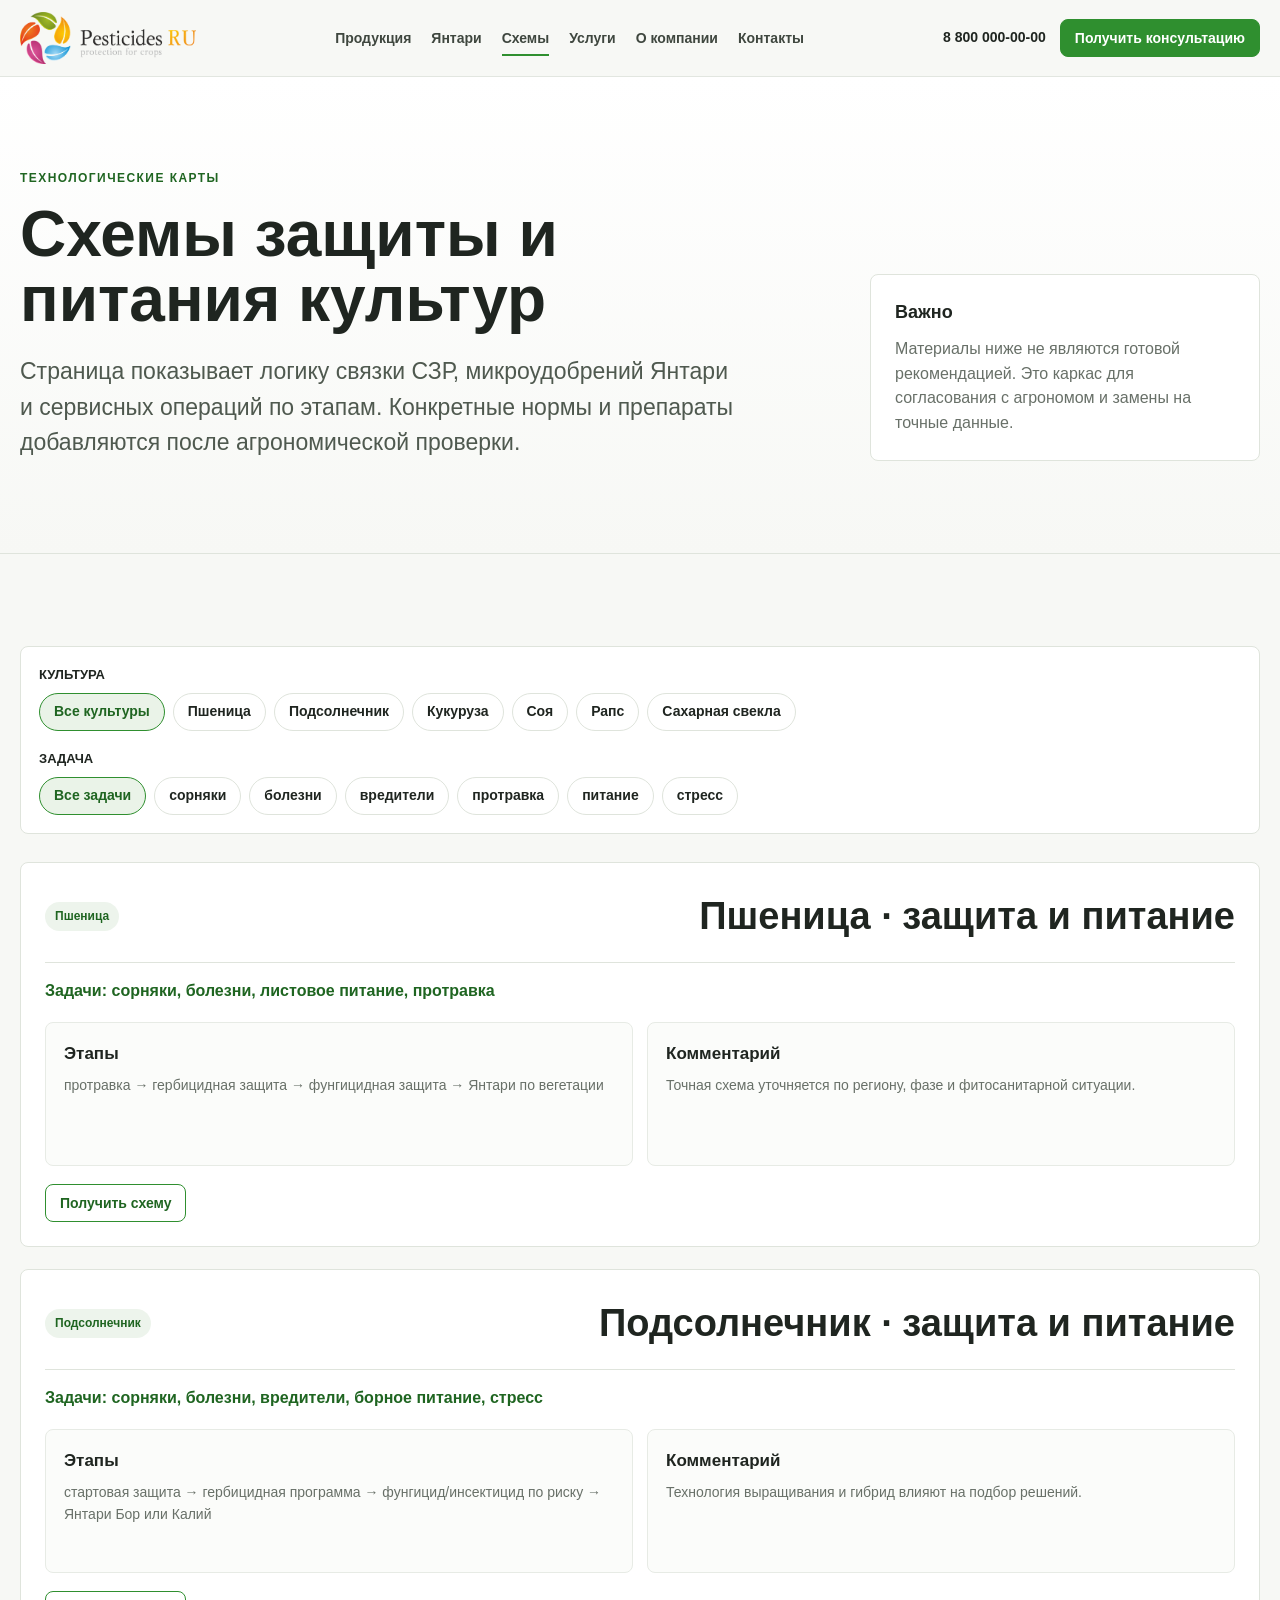
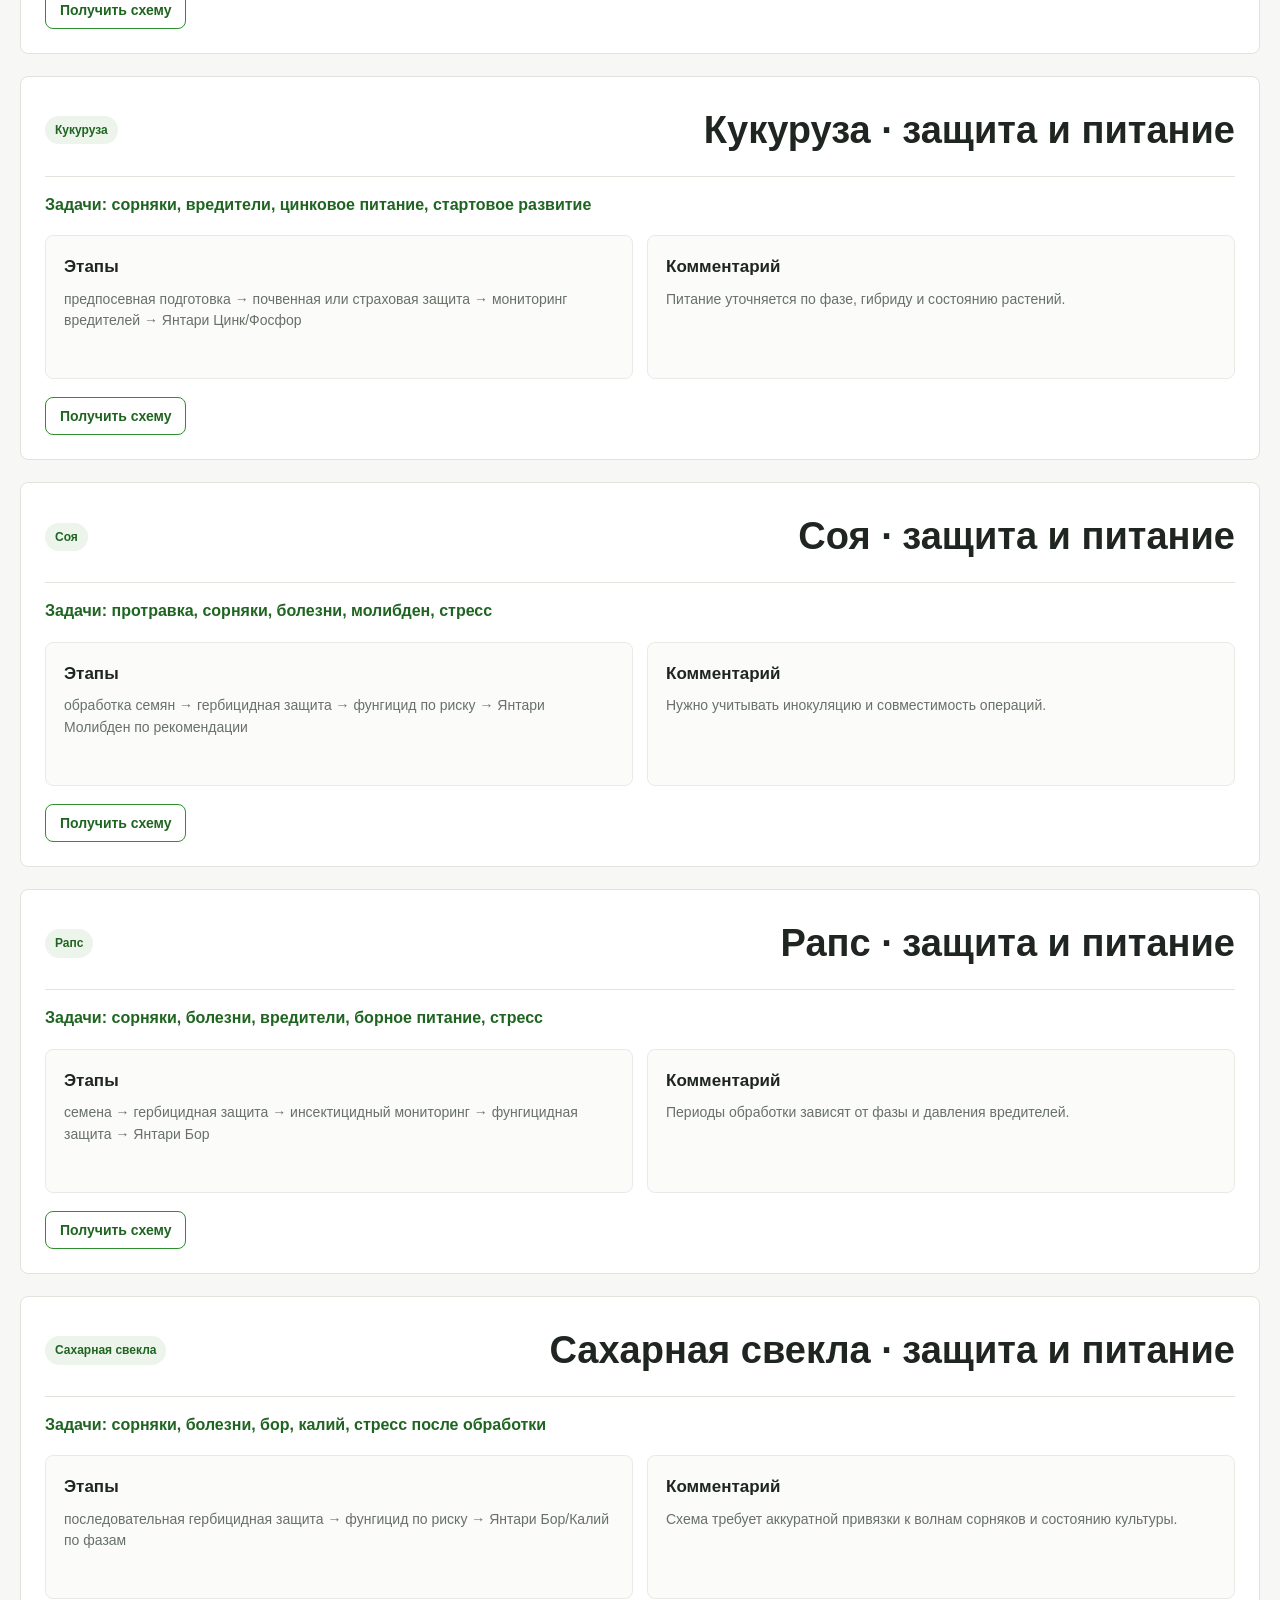
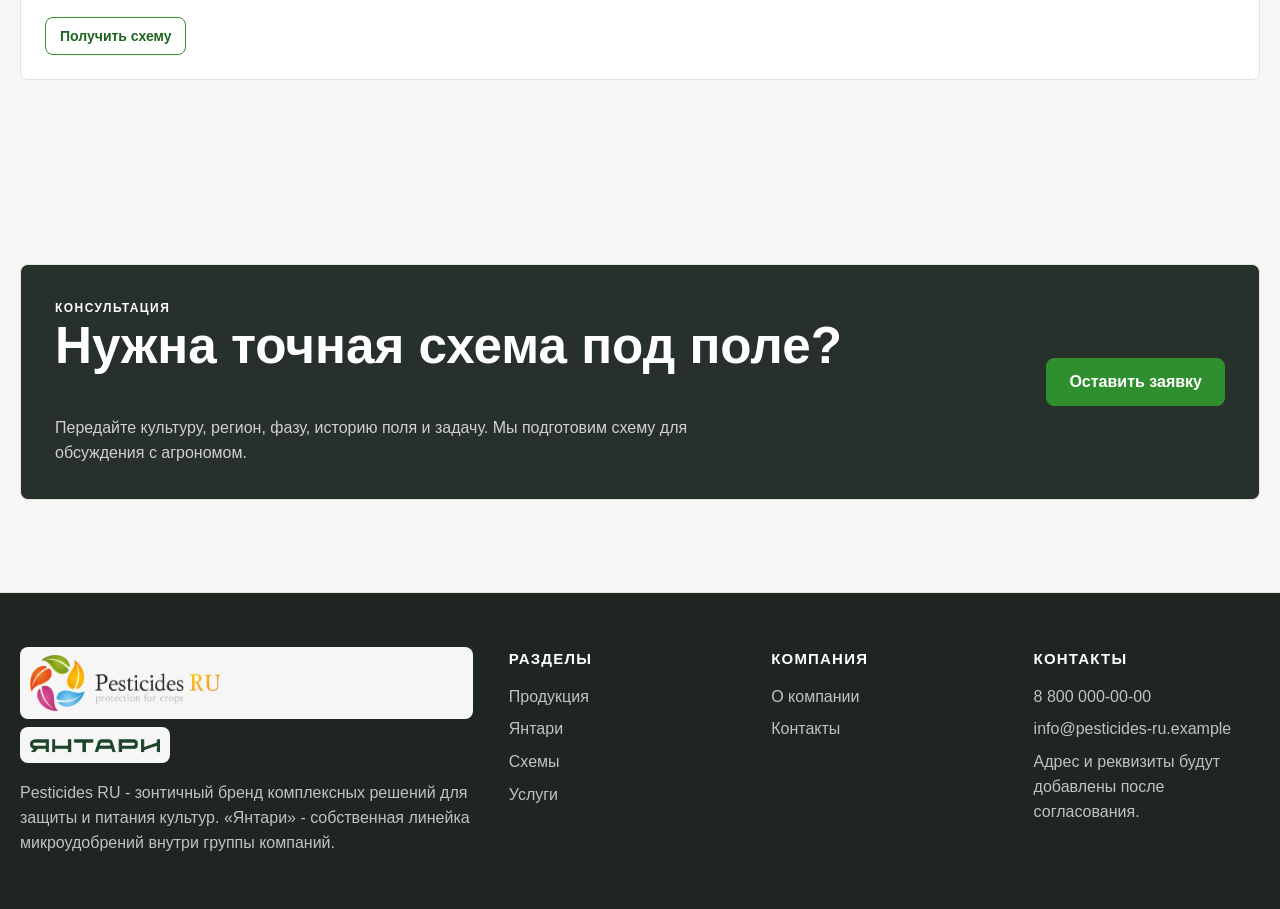
<file: schemes.html>
<!doctype html>
<html lang="ru">
  <head>
    <meta charset="utf-8">
    <meta name="viewport" content="width=device-width, initial-scale=1">
    <title>Схемы защиты и питания культур - Pesticides RU</title>
    <meta name="description" content="Структура схем защиты и питания культур: СЗР, Янтари и сервисные операции по этапам вегетации.">
    <link rel="stylesheet" href="assets/css/styles.css">
  </head>
  <body>
    <header class="site-header" data-header>
      <div class="container header-inner">
        <a class="brand" href="index.html" aria-label="Pesticides RU"><img class="brand-logo" src="assets/img/logo-pesticides.png" alt="Pesticides RU"></a>
        <button class="nav-toggle" type="button" aria-label="Открыть меню" aria-expanded="false" data-menu-toggle><span></span><span></span></button>
        <nav class="site-nav" data-nav>
          <a href="products.html">Продукция</a>
          <a href="yantari.html">Янтари</a>
          <a href="schemes.html">Схемы</a>
          <a href="services.html">Услуги</a>
          <a href="company.html">О компании</a>
          <a href="contacts.html">Контакты</a>
        </nav>
        <div class="header-actions"><a class="header-phone" href="tel:+78000000000">8 800 000-00-00</a><a class="button button--small" href="contacts.html">Получить консультацию</a></div>
      </div>
    </header>

    <main>
      <section class="page-hero section">
        <div class="container page-hero-grid">
          <div class="reveal">
            <p class="eyebrow">Технологические карты</p>
            <h1>Схемы защиты и питания культур</h1>
            <p class="lead">Страница показывает логику связки СЗР, микроудобрений Янтари и сервисных операций по этапам. Конкретные нормы и препараты добавляются после агрономической проверки.</p>
          </div>
          <aside class="page-note reveal">
            <strong>Важно</strong>
            <p>Материалы ниже не являются готовой рекомендацией. Это каркас для согласования с агрономом и замены на точные данные.</p>
          </aside>
        </div>
      </section>

      <section class="section" data-filter-scope>
        <div class="container">
          <div class="filter-panel reveal">
            <div>
              <p class="filter-label">Культура</p>
              <div class="filter-bar" data-filter-key="crop">
                <button class="filter-button is-active" type="button" data-filter-value="all">Все культуры</button>
                <button class="filter-button" type="button" data-filter-value="wheat">Пшеница</button>
                <button class="filter-button" type="button" data-filter-value="sunflower">Подсолнечник</button>
                <button class="filter-button" type="button" data-filter-value="corn">Кукуруза</button>
                <button class="filter-button" type="button" data-filter-value="soy">Соя</button>
                <button class="filter-button" type="button" data-filter-value="rape">Рапс</button>
                <button class="filter-button" type="button" data-filter-value="beet">Сахарная свекла</button>
              </div>
            </div>
            <div>
              <p class="filter-label">Задача</p>
              <div class="filter-bar" data-filter-key="task">
                <button class="filter-button is-active" type="button" data-filter-value="all">Все задачи</button>
                <button class="filter-button" type="button" data-filter-value="weeds">сорняки</button>
                <button class="filter-button" type="button" data-filter-value="disease">болезни</button>
                <button class="filter-button" type="button" data-filter-value="pests">вредители</button>
                <button class="filter-button" type="button" data-filter-value="seed">протравка</button>
                <button class="filter-button" type="button" data-filter-value="nutrition">питание</button>
                <button class="filter-button" type="button" data-filter-value="stress">стресс</button>
              </div>
            </div>
          </div>

          <div class="scheme-list">
            <!-- TODO: заменить этапы, продукты и регламенты на точные схемы после проверки агрономом -->
            <article class="scheme-card reveal" id="wheat" data-filter-item data-crop="wheat" data-task="weeds disease nutrition seed">
              <div class="scheme-card-head"><span class="tag">Пшеница</span><h2>Пшеница · защита и питание</h2></div>
              <p class="scheme-meta">Задачи: сорняки, болезни, листовое питание, протравка</p>
              <div class="stage-grid"><section><h3>Этапы</h3><p>протравка → гербицидная защита → фунгицидная защита → Янтари по вегетации</p></section><section><h3>Комментарий</h3><p>Точная схема уточняется по региону, фазе и фитосанитарной ситуации.</p></section></div>
              <a class="button button--secondary button--small" href="contacts.html">Получить схему</a>
            </article>
            <article class="scheme-card reveal" id="sunflower" data-filter-item data-crop="sunflower" data-task="weeds disease pests nutrition stress">
              <div class="scheme-card-head"><span class="tag">Подсолнечник</span><h2>Подсолнечник · защита и питание</h2></div>
              <p class="scheme-meta">Задачи: сорняки, болезни, вредители, борное питание, стресс</p>
              <div class="stage-grid"><section><h3>Этапы</h3><p>стартовая защита → гербицидная программа → фунгицид/инсектицид по риску → Янтари Бор или Калий</p></section><section><h3>Комментарий</h3><p>Технология выращивания и гибрид влияют на подбор решений.</p></section></div>
              <a class="button button--secondary button--small" href="contacts.html">Получить схему</a>
            </article>
            <article class="scheme-card reveal" id="corn" data-filter-item data-crop="corn" data-task="weeds pests nutrition stress seed">
              <div class="scheme-card-head"><span class="tag">Кукуруза</span><h2>Кукуруза · защита и питание</h2></div>
              <p class="scheme-meta">Задачи: сорняки, вредители, цинковое питание, стартовое развитие</p>
              <div class="stage-grid"><section><h3>Этапы</h3><p>предпосевная подготовка → почвенная или страховая защита → мониторинг вредителей → Янтари Цинк/Фосфор</p></section><section><h3>Комментарий</h3><p>Питание уточняется по фазе, гибриду и состоянию растений.</p></section></div>
              <a class="button button--secondary button--small" href="contacts.html">Получить схему</a>
            </article>
            <article class="scheme-card reveal" id="soy" data-filter-item data-crop="soy" data-task="weeds disease nutrition seed stress">
              <div class="scheme-card-head"><span class="tag">Соя</span><h2>Соя · защита и питание</h2></div>
              <p class="scheme-meta">Задачи: протравка, сорняки, болезни, молибден, стресс</p>
              <div class="stage-grid"><section><h3>Этапы</h3><p>обработка семян → гербицидная защита → фунгицид по риску → Янтари Молибден по рекомендации</p></section><section><h3>Комментарий</h3><p>Нужно учитывать инокуляцию и совместимость операций.</p></section></div>
              <a class="button button--secondary button--small" href="contacts.html">Получить схему</a>
            </article>
            <article class="scheme-card reveal" id="rape" data-filter-item data-crop="rape" data-task="weeds disease pests nutrition stress seed">
              <div class="scheme-card-head"><span class="tag">Рапс</span><h2>Рапс · защита и питание</h2></div>
              <p class="scheme-meta">Задачи: сорняки, болезни, вредители, борное питание, стресс</p>
              <div class="stage-grid"><section><h3>Этапы</h3><p>семена → гербицидная защита → инсектицидный мониторинг → фунгицидная защита → Янтари Бор</p></section><section><h3>Комментарий</h3><p>Периоды обработки зависят от фазы и давления вредителей.</p></section></div>
              <a class="button button--secondary button--small" href="contacts.html">Получить схему</a>
            </article>
            <article class="scheme-card reveal" id="beet" data-filter-item data-crop="beet" data-task="weeds disease nutrition stress">
              <div class="scheme-card-head"><span class="tag">Сахарная свекла</span><h2>Сахарная свекла · защита и питание</h2></div>
              <p class="scheme-meta">Задачи: сорняки, болезни, бор, калий, стресс после обработки</p>
              <div class="stage-grid"><section><h3>Этапы</h3><p>последовательная гербицидная защита → фунгицид по риску → Янтари Бор/Калий по фазам</p></section><section><h3>Комментарий</h3><p>Схема требует аккуратной привязки к волнам сорняков и состоянию культуры.</p></section></div>
              <a class="button button--secondary button--small" href="contacts.html">Получить схему</a>
            </article>
          </div>
        </div>
      </section>

      <section class="section">
        <div class="container"><div class="cta-block reveal"><div><p class="eyebrow">Консультация</p><h2>Нужна точная схема под поле?</h2><p>Передайте культуру, регион, фазу, историю поля и задачу. Мы подготовим схему для обсуждения с агрономом.</p></div><a class="button" href="contacts.html">Оставить заявку</a></div></div>
      </section>
    </main>

    <footer class="site-footer">
      <div class="container footer-grid">
        <div><a class="brand brand--footer" href="index.html"><img class="brand-logo" src="assets/img/logo-pesticides.png" alt="Pesticides RU"></a><img class="footer-yantari-logo" src="assets/img/logo-yantari-wordmark.png" alt="Янтари"><p>Pesticides RU - зонтичный бренд комплексных решений для защиты и питания культур. «Янтари» - собственная линейка микроудобрений внутри группы компаний.</p></div>
        <div><h2>Разделы</h2><a href="products.html">Продукция</a><a href="yantari.html">Янтари</a><a href="schemes.html">Схемы</a><a href="services.html">Услуги</a></div>
        <div><h2>Компания</h2><a href="company.html">О компании</a><a href="contacts.html">Контакты</a></div>
        <div><h2>Контакты</h2><a href="tel:+78000000000">8 800 000-00-00</a><a href="mailto:info@pesticides-ru.example">info@pesticides-ru.example</a><p>Адрес и реквизиты будут добавлены после согласования.</p></div>
      </div>
    </footer>
    <script src="assets/js/main.js"></script>
  </body>
</html>
</file>
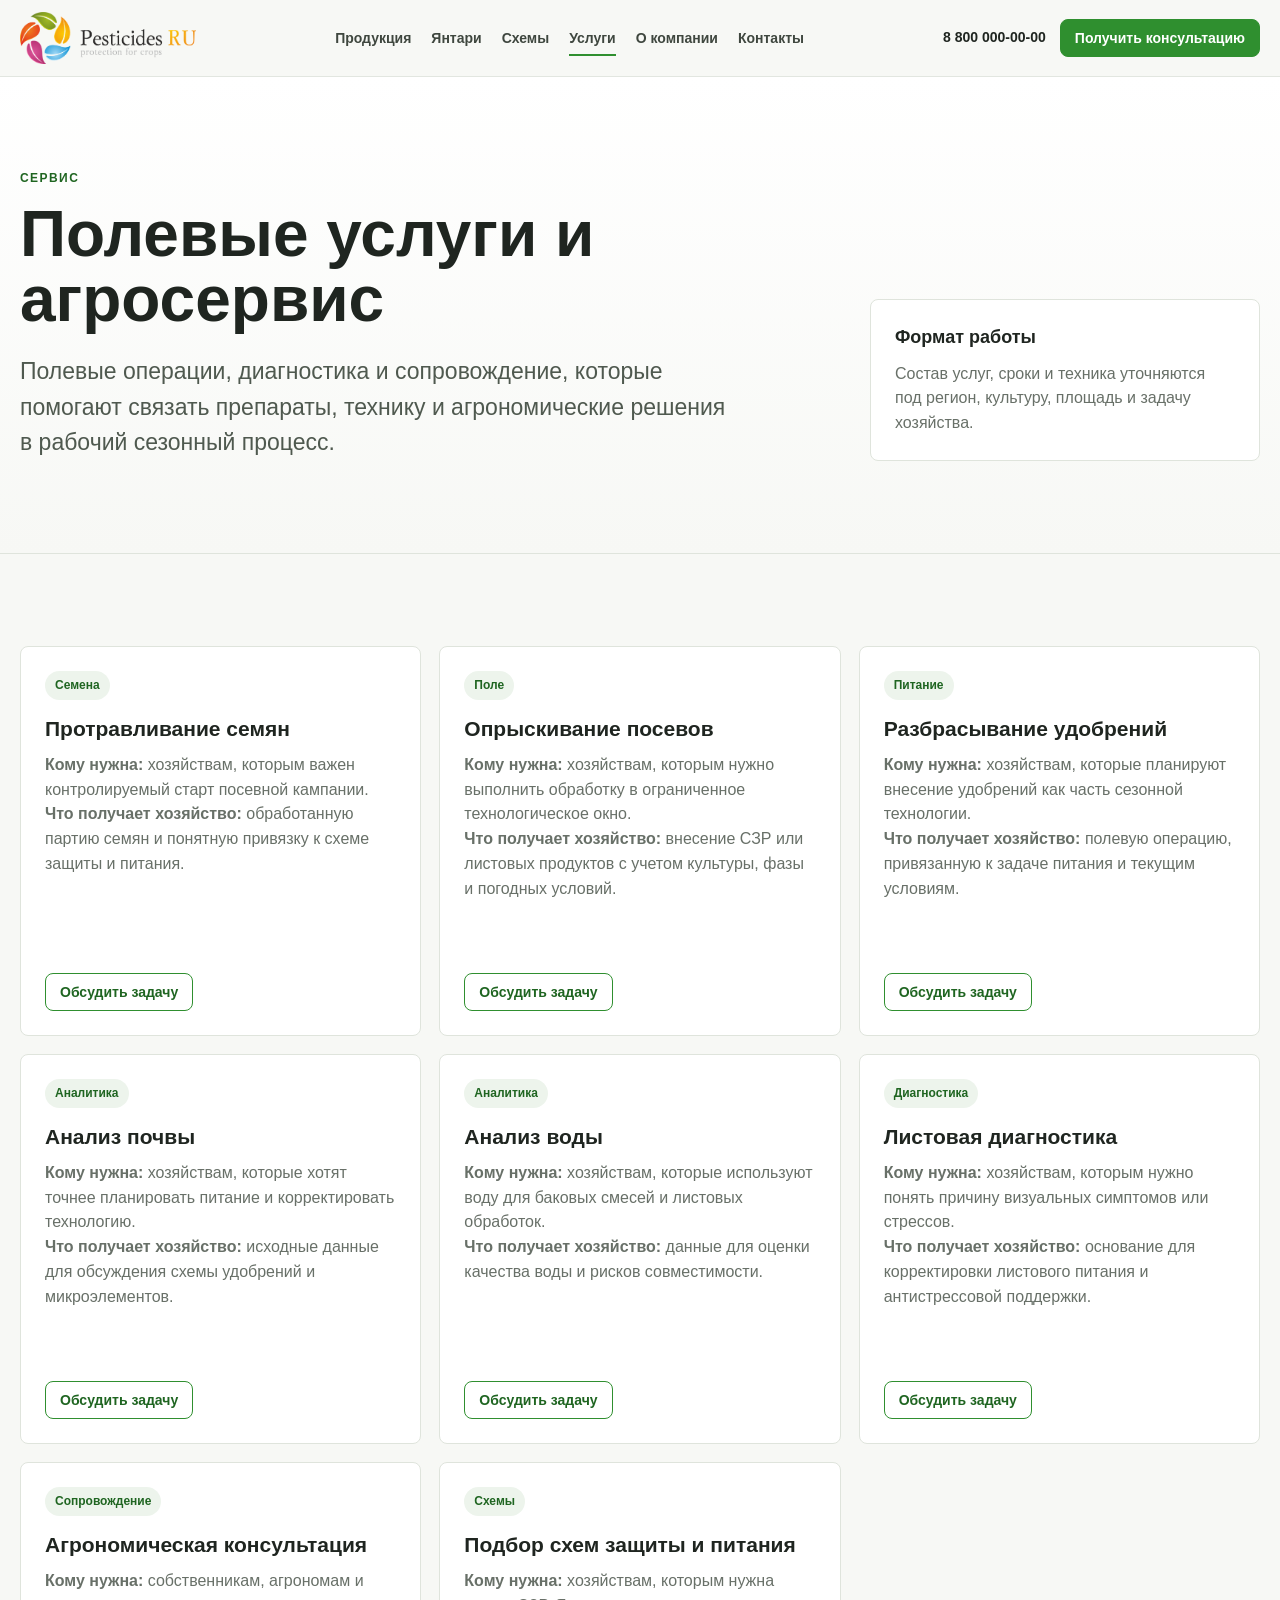
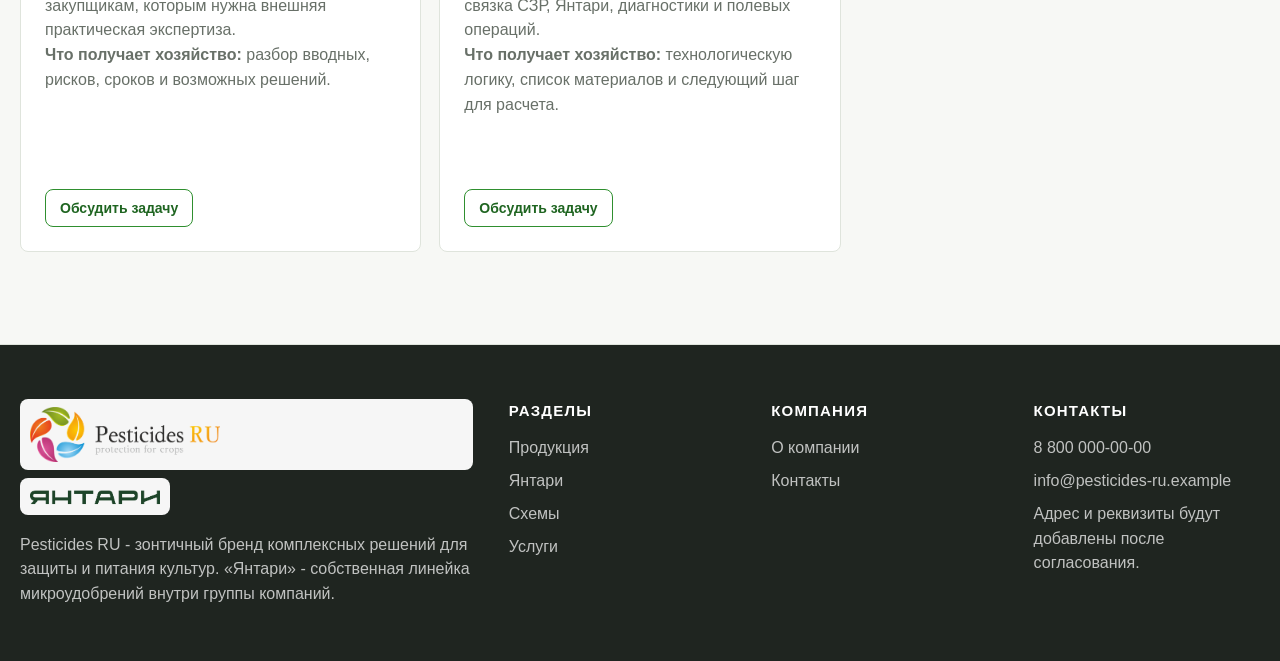
<file: services.html>
<!doctype html>
<html lang="ru">
  <head>
    <meta charset="utf-8">
    <meta name="viewport" content="width=device-width, initial-scale=1">
    <title>Услуги - Pesticides RU</title>
    <meta name="description" content="Полевые и агрономические услуги Pesticides RU: протравливание, обработка посевов, фумигация, диагностика и сопровождение.">
    <link rel="stylesheet" href="assets/css/styles.css">
  </head>
  <body>
    <header class="site-header" data-header>
      <div class="container header-inner">
        <a class="brand" href="index.html" aria-label="Pesticides RU"><img class="brand-logo" src="assets/img/logo-pesticides.png" alt="Pesticides RU"></a>
        <button class="nav-toggle" type="button" aria-label="Открыть меню" aria-expanded="false" data-menu-toggle><span></span><span></span></button>
        <nav class="site-nav" data-nav>
          <a href="products.html">Продукция</a>
          <a href="yantari.html">Янтари</a>
          <a href="schemes.html">Схемы</a>
          <a href="services.html">Услуги</a>
          <a href="company.html">О компании</a>
          <a href="contacts.html">Контакты</a>
        </nav>
        <div class="header-actions"><a class="header-phone" href="tel:+78000000000">8 800 000-00-00</a><a class="button button--small" href="contacts.html">Получить консультацию</a></div>
      </div>
    </header>

    <main>
      <section class="page-hero section">
        <div class="container page-hero-grid">
          <div class="reveal">
            <p class="eyebrow">Сервис</p>
            <h1>Полевые услуги и агросервис</h1>
            <p class="lead">Полевые операции, диагностика и сопровождение, которые помогают связать препараты, технику и агрономические решения в рабочий сезонный процесс.</p>
          </div>
          <aside class="page-note reveal">
            <strong>Формат работы</strong>
            <p>Состав услуг, сроки и техника уточняются под регион, культуру, площадь и задачу хозяйства.</p>
          </aside>
        </div>
      </section>

      <section class="section">
        <div class="container service-list">
          <article class="service-card reveal">
            <span class="tag">Семена</span>
            <h2>Протравливание семян</h2>
            <p><strong>Кому нужна:</strong> хозяйствам, которым важен контролируемый старт посевной кампании.</p>
            <p><strong>Что получает хозяйство:</strong> обработанную партию семян и понятную привязку к схеме защиты и питания.</p>
            <a class="button button--secondary button--small" href="contacts.html">Обсудить задачу</a>
          </article>
          <article class="service-card reveal">
            <span class="tag">Поле</span>
            <h2>Опрыскивание посевов</h2>
            <p><strong>Кому нужна:</strong> хозяйствам, которым нужно выполнить обработку в ограниченное технологическое окно.</p>
            <p><strong>Что получает хозяйство:</strong> внесение СЗР или листовых продуктов с учетом культуры, фазы и погодных условий.</p>
            <a class="button button--secondary button--small" href="contacts.html">Обсудить задачу</a>
          </article>
          <article class="service-card reveal">
            <span class="tag">Питание</span>
            <h2>Разбрасывание удобрений</h2>
            <p><strong>Кому нужна:</strong> хозяйствам, которые планируют внесение удобрений как часть сезонной технологии.</p>
            <p><strong>Что получает хозяйство:</strong> полевую операцию, привязанную к задаче питания и текущим условиям.</p>
            <a class="button button--secondary button--small" href="contacts.html">Обсудить задачу</a>
          </article>
          <article class="service-card reveal">
            <span class="tag">Аналитика</span>
            <h2>Анализ почвы</h2>
            <p><strong>Кому нужна:</strong> хозяйствам, которые хотят точнее планировать питание и корректировать технологию.</p>
            <p><strong>Что получает хозяйство:</strong> исходные данные для обсуждения схемы удобрений и микроэлементов.</p>
            <a class="button button--secondary button--small" href="contacts.html">Обсудить задачу</a>
          </article>
          <article class="service-card reveal">
            <span class="tag">Аналитика</span>
            <h2>Анализ воды</h2>
            <p><strong>Кому нужна:</strong> хозяйствам, которые используют воду для баковых смесей и листовых обработок.</p>
            <p><strong>Что получает хозяйство:</strong> данные для оценки качества воды и рисков совместимости.</p>
            <a class="button button--secondary button--small" href="contacts.html">Обсудить задачу</a>
          </article>
          <article class="service-card reveal">
            <span class="tag">Диагностика</span>
            <h2>Листовая диагностика</h2>
            <p><strong>Кому нужна:</strong> хозяйствам, которым нужно понять причину визуальных симптомов или стрессов.</p>
            <p><strong>Что получает хозяйство:</strong> основание для корректировки листового питания и антистрессовой поддержки.</p>
            <a class="button button--secondary button--small" href="contacts.html">Обсудить задачу</a>
          </article>
          <article class="service-card reveal">
            <span class="tag">Сопровождение</span>
            <h2>Агрономическая консультация</h2>
            <p><strong>Кому нужна:</strong> собственникам, агрономам и закупщикам, которым нужна внешняя практическая экспертиза.</p>
            <p><strong>Что получает хозяйство:</strong> разбор вводных, рисков, сроков и возможных решений.</p>
            <a class="button button--secondary button--small" href="contacts.html">Обсудить задачу</a>
          </article>
          <article class="service-card reveal">
            <span class="tag">Схемы</span>
            <h2>Подбор схем защиты и питания</h2>
            <p><strong>Кому нужна:</strong> хозяйствам, которым нужна связка СЗР, Янтари, диагностики и полевых операций.</p>
            <p><strong>Что получает хозяйство:</strong> технологическую логику, список материалов и следующий шаг для расчета.</p>
            <a class="button button--secondary button--small" href="contacts.html">Обсудить задачу</a>
          </article>
        </div>
      </section>
    </main>

    <footer class="site-footer">
      <div class="container footer-grid">
        <div><a class="brand brand--footer" href="index.html"><img class="brand-logo" src="assets/img/logo-pesticides.png" alt="Pesticides RU"></a><img class="footer-yantari-logo" src="assets/img/logo-yantari-wordmark.png" alt="Янтари"><p>Pesticides RU - зонтичный бренд комплексных решений для защиты и питания культур. «Янтари» - собственная линейка микроудобрений внутри группы компаний.</p></div>
        <div><h2>Разделы</h2><a href="products.html">Продукция</a><a href="yantari.html">Янтари</a><a href="schemes.html">Схемы</a><a href="services.html">Услуги</a></div>
        <div><h2>Компания</h2><a href="company.html">О компании</a><a href="contacts.html">Контакты</a></div>
        <div><h2>Контакты</h2><a href="tel:+78000000000">8 800 000-00-00</a><a href="mailto:info@pesticides-ru.example">info@pesticides-ru.example</a><p>Адрес и реквизиты будут добавлены после согласования.</p></div>
      </div>
    </footer>
    <script src="assets/js/main.js"></script>
  </body>
</html>
</file>
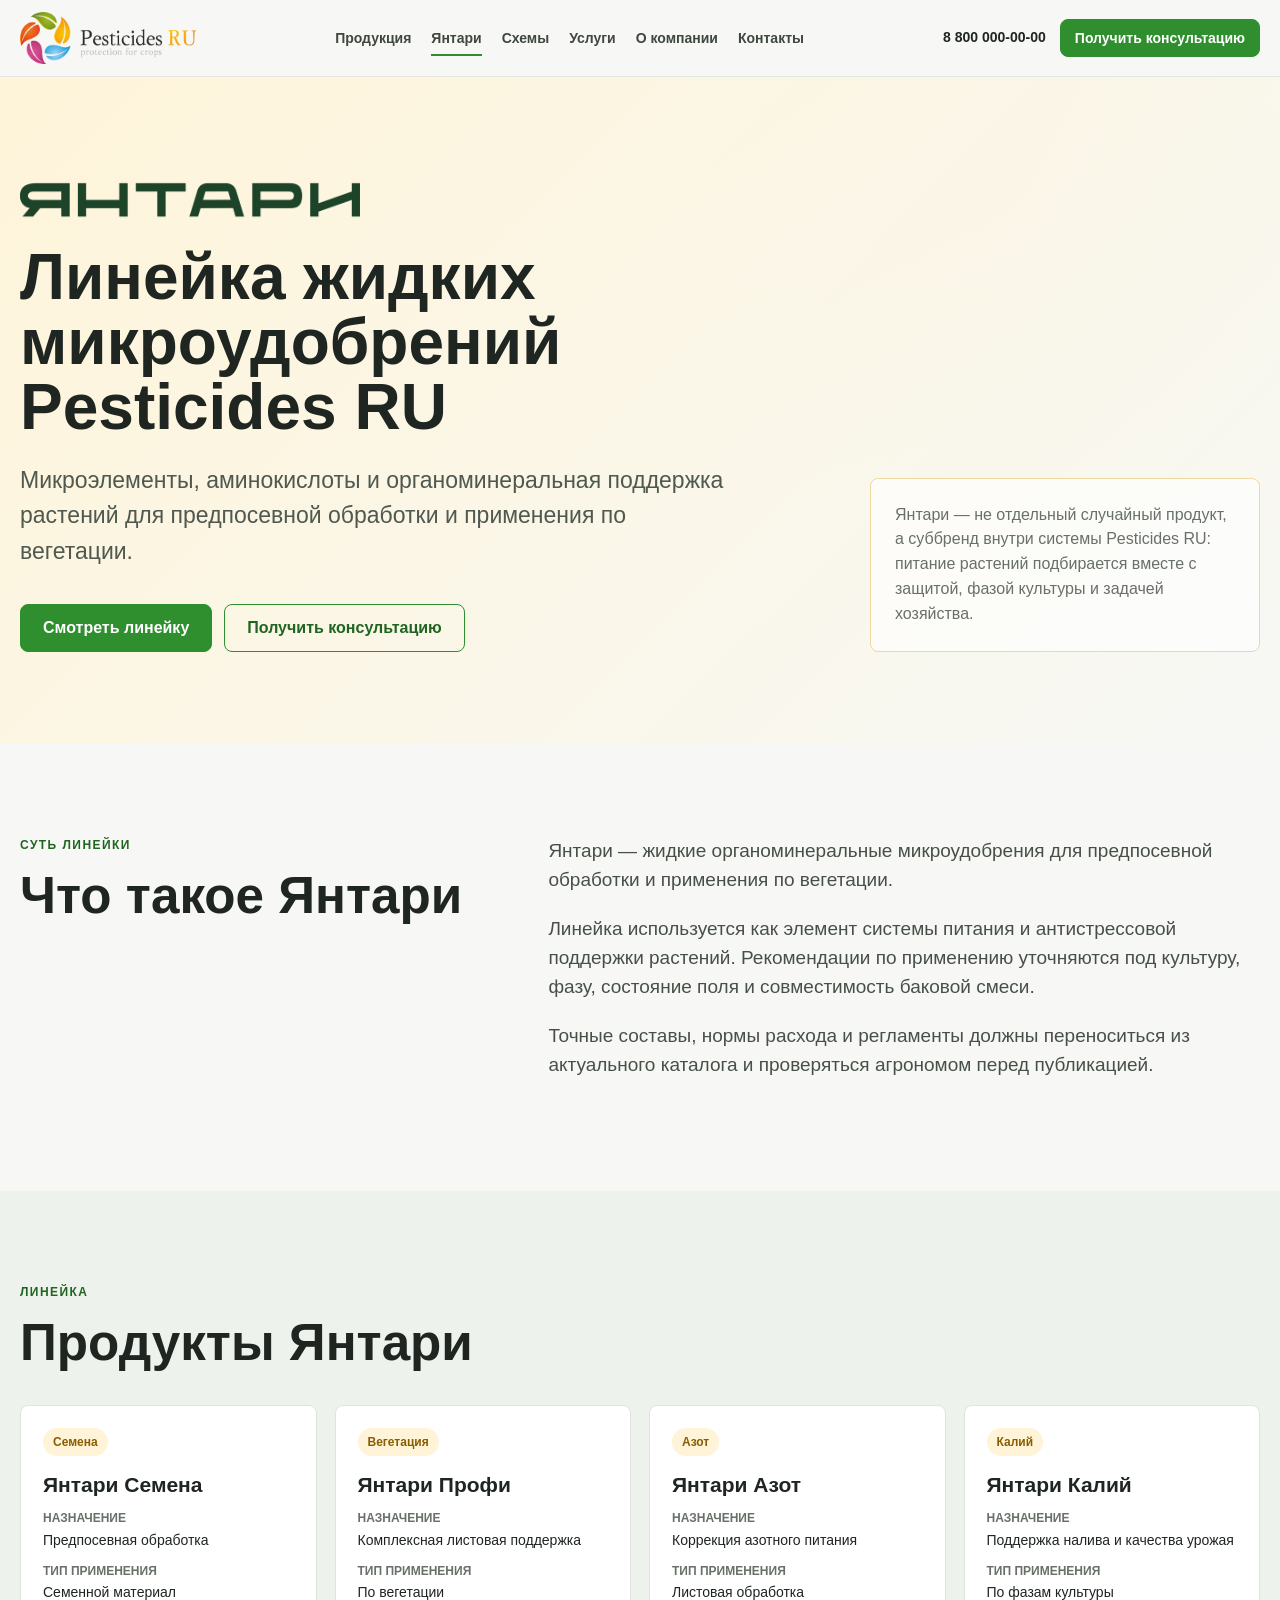
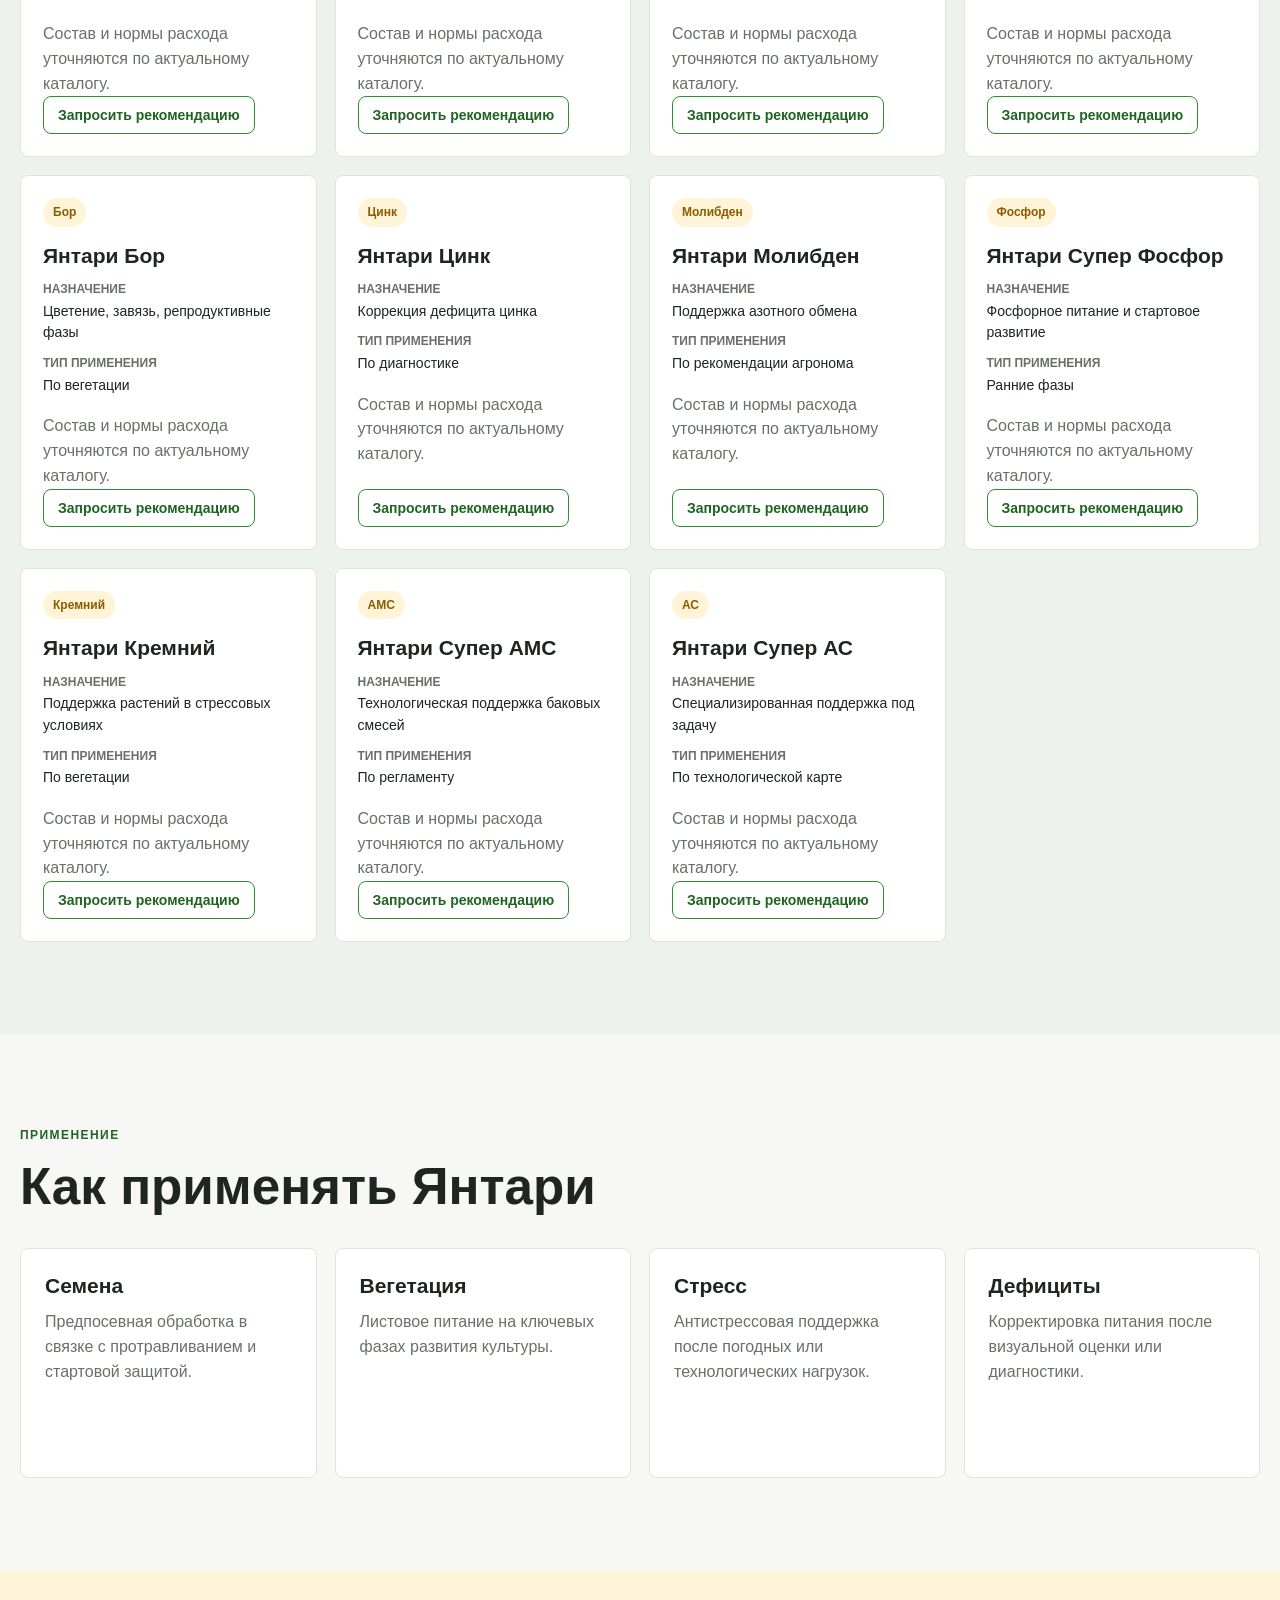
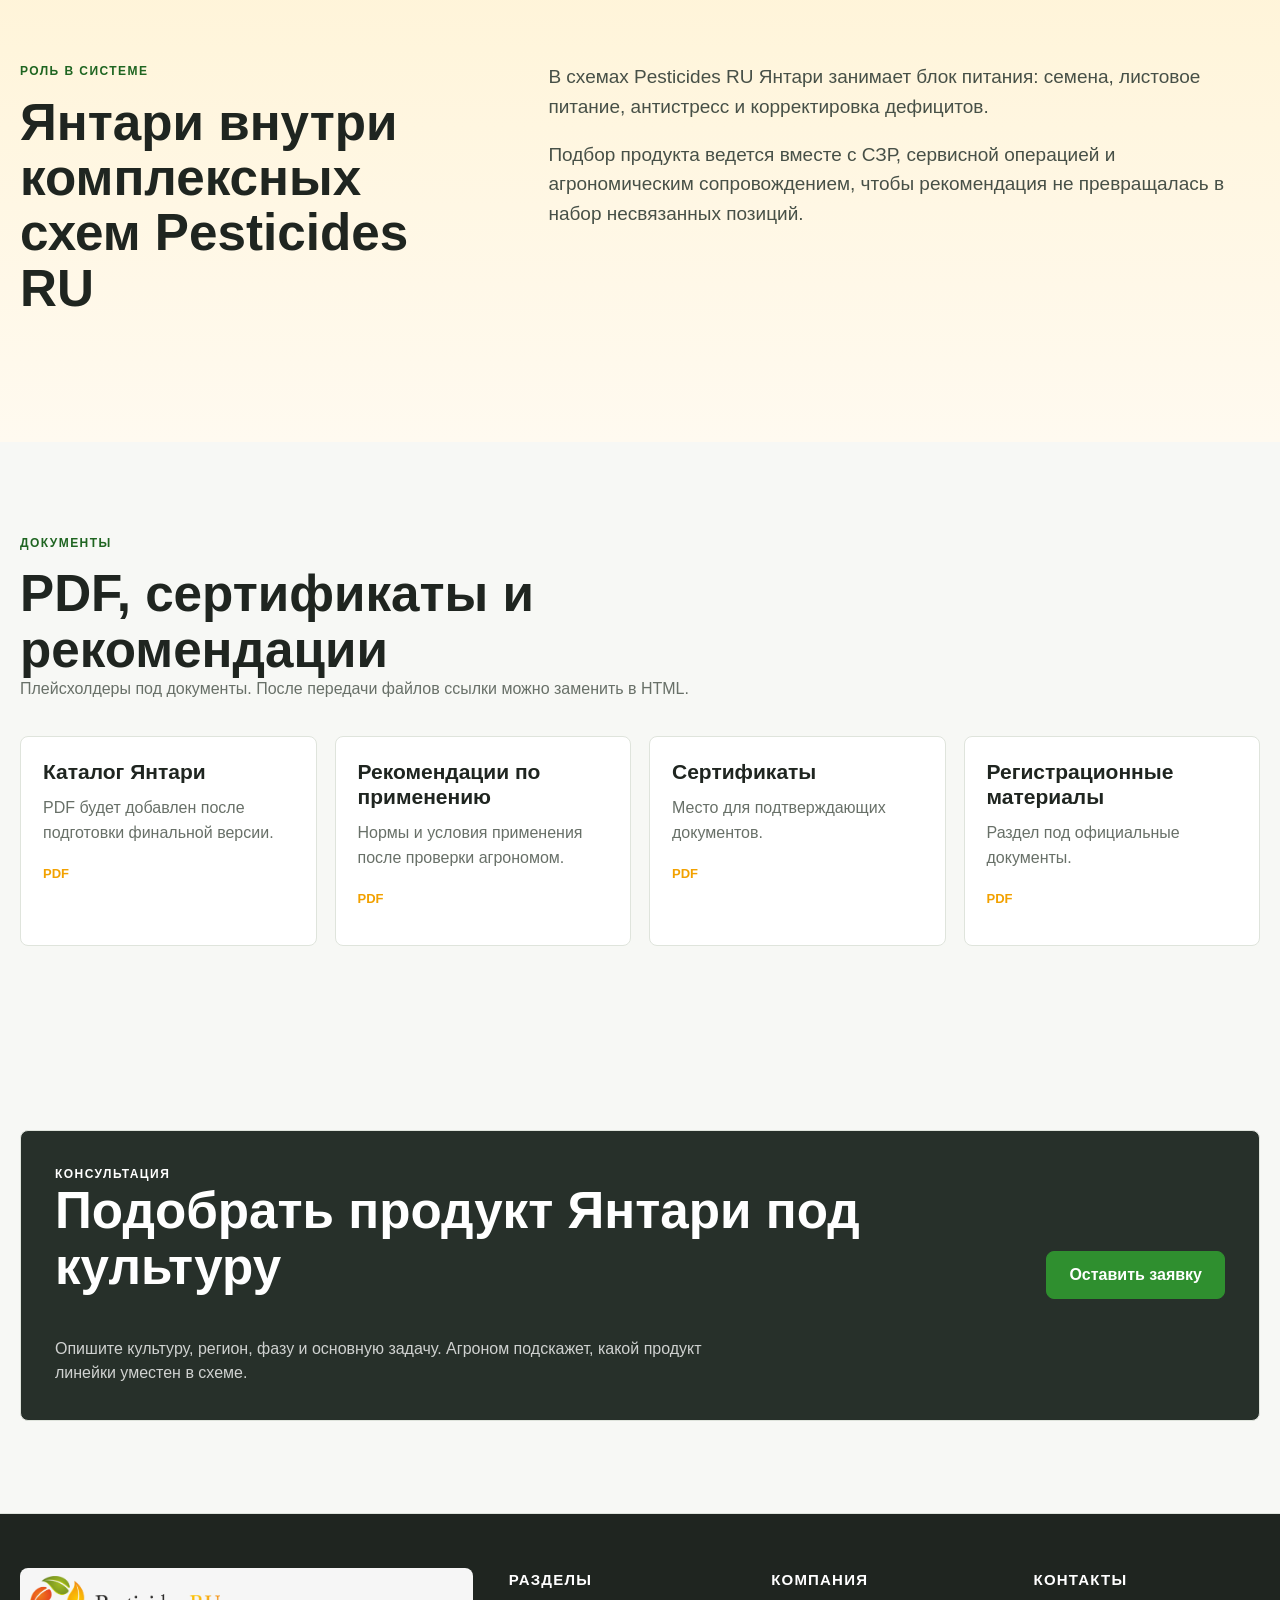
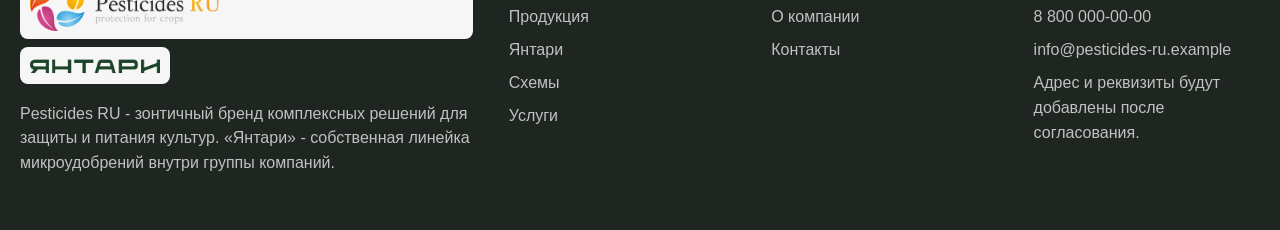
<file: yantari.html>
<!doctype html>
<html lang="ru">
  <head>
    <meta charset="utf-8">
    <meta name="viewport" content="width=device-width, initial-scale=1">
    <title>Микроудобрения Янтари - Pesticides RU</title>
    <meta name="description" content="Янтари - собственная линейка жидких органоминеральных микроудобрений группы компаний Pesticides RU.">
    <link rel="stylesheet" href="assets/css/styles.css">
  </head>
  <body>
    <header class="site-header" data-header>
      <div class="container header-inner">
        <a class="brand" href="index.html" aria-label="Pesticides RU"><img class="brand-logo" src="assets/img/logo-pesticides.png" alt="Pesticides RU"></a>
        <button class="nav-toggle" type="button" aria-label="Открыть меню" aria-expanded="false" data-menu-toggle><span></span><span></span></button>
        <nav class="site-nav" data-nav>
          <a href="products.html">Продукция</a>
          <a href="yantari.html">Янтари</a>
          <a href="schemes.html">Схемы</a>
          <a href="services.html">Услуги</a>
          <a href="company.html">О компании</a>
          <a href="contacts.html">Контакты</a>
        </nav>
        <div class="header-actions"><a class="header-phone" href="tel:+78000000000">8 800 000-00-00</a><a class="button button--small" href="contacts.html">Получить консультацию</a></div>
      </div>
    </header>

    <main>
      <section class="subbrand-hero section">
        <div class="container subbrand-hero-grid">
          <div class="reveal">
            <img class="yantari-logo yantari-logo--hero" src="assets/img/logo-yantari-wordmark.png" alt="Янтари">
            <h1>Линейка жидких микроудобрений Pesticides RU</h1>
            <p class="lead">Микроэлементы, аминокислоты и органоминеральная поддержка растений для предпосевной обработки и применения по вегетации.</p>
            <div class="hero-actions">
              <a class="button" href="#lineup">Смотреть линейку</a>
              <a class="button button--secondary" href="contacts.html">Получить консультацию</a>
            </div>
          </div>
          <div class="subbrand-panel reveal">
            <p>Янтари — не отдельный случайный продукт, а суббренд внутри системы Pesticides RU: питание растений подбирается вместе с защитой, фазой культуры и задачей хозяйства.</p>
          </div>
        </div>
      </section>

      <section class="section">
        <div class="container two-column">
          <div class="section-header reveal">
            <p class="eyebrow">Суть линейки</p>
            <h2>Что такое Янтари</h2>
          </div>
          <div class="text-stack reveal">
            <p>Янтари — жидкие органоминеральные микроудобрения для предпосевной обработки и применения по вегетации.</p>
            <p>Линейка используется как элемент системы питания и антистрессовой поддержки растений. Рекомендации по применению уточняются под культуру, фазу, состояние поля и совместимость баковой смеси.</p>
            <p>Точные составы, нормы расхода и регламенты должны переноситься из актуального каталога и проверяться агрономом перед публикацией.</p>
          </div>
        </div>
      </section>

      <section class="section section--muted" id="lineup">
        <div class="container">
          <div class="section-header reveal">
            <p class="eyebrow">Линейка</p>
            <h2>Продукты Янтари</h2>
          </div>
          <div class="product-grid">
            <!-- TODO: добавить точный состав, нормы расхода и регламент применения из актуального каталога -->
            <article class="product-card reveal"><span class="tag tag--yantari">Семена</span><h3>Янтари Семена</h3><dl><div><dt>Назначение</dt><dd>Предпосевная обработка</dd></div><div><dt>Тип применения</dt><dd>Семенной материал</dd></div></dl><p>Состав и нормы расхода уточняются по актуальному каталогу.</p><a class="button button--secondary button--small" href="contacts.html">Запросить рекомендацию</a></article>
            <article class="product-card reveal"><span class="tag tag--yantari">Вегетация</span><h3>Янтари Профи</h3><dl><div><dt>Назначение</dt><dd>Комплексная листовая поддержка</dd></div><div><dt>Тип применения</dt><dd>По вегетации</dd></div></dl><p>Состав и нормы расхода уточняются по актуальному каталогу.</p><a class="button button--secondary button--small" href="contacts.html">Запросить рекомендацию</a></article>
            <article class="product-card reveal"><span class="tag tag--yantari">Азот</span><h3>Янтари Азот</h3><dl><div><dt>Назначение</dt><dd>Коррекция азотного питания</dd></div><div><dt>Тип применения</dt><dd>Листовая обработка</dd></div></dl><p>Состав и нормы расхода уточняются по актуальному каталогу.</p><a class="button button--secondary button--small" href="contacts.html">Запросить рекомендацию</a></article>
            <article class="product-card reveal"><span class="tag tag--yantari">Калий</span><h3>Янтари Калий</h3><dl><div><dt>Назначение</dt><dd>Поддержка налива и качества урожая</dd></div><div><dt>Тип применения</dt><dd>По фазам культуры</dd></div></dl><p>Состав и нормы расхода уточняются по актуальному каталогу.</p><a class="button button--secondary button--small" href="contacts.html">Запросить рекомендацию</a></article>
            <article class="product-card reveal"><span class="tag tag--yantari">Бор</span><h3>Янтари Бор</h3><dl><div><dt>Назначение</dt><dd>Цветение, завязь, репродуктивные фазы</dd></div><div><dt>Тип применения</dt><dd>По вегетации</dd></div></dl><p>Состав и нормы расхода уточняются по актуальному каталогу.</p><a class="button button--secondary button--small" href="contacts.html">Запросить рекомендацию</a></article>
            <article class="product-card reveal"><span class="tag tag--yantari">Цинк</span><h3>Янтари Цинк</h3><dl><div><dt>Назначение</dt><dd>Коррекция дефицита цинка</dd></div><div><dt>Тип применения</dt><dd>По диагностике</dd></div></dl><p>Состав и нормы расхода уточняются по актуальному каталогу.</p><a class="button button--secondary button--small" href="contacts.html">Запросить рекомендацию</a></article>
            <article class="product-card reveal"><span class="tag tag--yantari">Молибден</span><h3>Янтари Молибден</h3><dl><div><dt>Назначение</dt><dd>Поддержка азотного обмена</dd></div><div><dt>Тип применения</dt><dd>По рекомендации агронома</dd></div></dl><p>Состав и нормы расхода уточняются по актуальному каталогу.</p><a class="button button--secondary button--small" href="contacts.html">Запросить рекомендацию</a></article>
            <article class="product-card reveal"><span class="tag tag--yantari">Фосфор</span><h3>Янтари Супер Фосфор</h3><dl><div><dt>Назначение</dt><dd>Фосфорное питание и стартовое развитие</dd></div><div><dt>Тип применения</dt><dd>Ранние фазы</dd></div></dl><p>Состав и нормы расхода уточняются по актуальному каталогу.</p><a class="button button--secondary button--small" href="contacts.html">Запросить рекомендацию</a></article>
            <article class="product-card reveal"><span class="tag tag--yantari">Кремний</span><h3>Янтари Кремний</h3><dl><div><dt>Назначение</dt><dd>Поддержка растений в стрессовых условиях</dd></div><div><dt>Тип применения</dt><dd>По вегетации</dd></div></dl><p>Состав и нормы расхода уточняются по актуальному каталогу.</p><a class="button button--secondary button--small" href="contacts.html">Запросить рекомендацию</a></article>
            <article class="product-card reveal"><span class="tag tag--yantari">АМС</span><h3>Янтари Супер АМС</h3><dl><div><dt>Назначение</dt><dd>Технологическая поддержка баковых смесей</dd></div><div><dt>Тип применения</dt><dd>По регламенту</dd></div></dl><p>Состав и нормы расхода уточняются по актуальному каталогу.</p><a class="button button--secondary button--small" href="contacts.html">Запросить рекомендацию</a></article>
            <article class="product-card reveal"><span class="tag tag--yantari">АС</span><h3>Янтари Супер АС</h3><dl><div><dt>Назначение</dt><dd>Специализированная поддержка под задачу</dd></div><div><dt>Тип применения</dt><dd>По технологической карте</dd></div></dl><p>Состав и нормы расхода уточняются по актуальному каталогу.</p><a class="button button--secondary button--small" href="contacts.html">Запросить рекомендацию</a></article>
          </div>
        </div>
      </section>

      <section class="section">
        <div class="container">
          <div class="section-header reveal"><p class="eyebrow">Применение</p><h2>Как применять Янтари</h2></div>
          <div class="grid grid--4">
            <article class="card reveal"><h3>Семена</h3><p>Предпосевная обработка в связке с протравливанием и стартовой защитой.</p></article>
            <article class="card reveal"><h3>Вегетация</h3><p>Листовое питание на ключевых фазах развития культуры.</p></article>
            <article class="card reveal"><h3>Стресс</h3><p>Антистрессовая поддержка после погодных или технологических нагрузок.</p></article>
            <article class="card reveal"><h3>Дефициты</h3><p>Корректировка питания после визуальной оценки или диагностики.</p></article>
          </div>
        </div>
      </section>

      <section class="section section--soft">
        <div class="container two-column">
          <div class="section-header reveal"><p class="eyebrow">Роль в системе</p><h2>Янтари внутри комплексных схем Pesticides RU</h2></div>
          <div class="text-stack reveal">
            <p>В схемах Pesticides RU Янтари занимает блок питания: семена, листовое питание, антистресс и корректировка дефицитов.</p>
            <p>Подбор продукта ведется вместе с СЗР, сервисной операцией и агрономическим сопровождением, чтобы рекомендация не превращалась в набор несвязанных позиций.</p>
          </div>
        </div>
      </section>

      <section class="section">
        <div class="container">
          <div class="section-header reveal"><p class="eyebrow">Документы</p><h2>PDF, сертификаты и рекомендации</h2><p>Плейсхолдеры под документы. После передачи файлов ссылки можно заменить в HTML.</p></div>
          <div class="grid grid--4">
            <!-- TODO: подключить актуальные PDF, сертификаты, декларации и рекомендации по применению -->
            <article class="document-card reveal"><h3>Каталог Янтари</h3><p>PDF будет добавлен после подготовки финальной версии.</p><span>PDF</span></article>
            <article class="document-card reveal"><h3>Рекомендации по применению</h3><p>Нормы и условия применения после проверки агрономом.</p><span>PDF</span></article>
            <article class="document-card reveal"><h3>Сертификаты</h3><p>Место для подтверждающих документов.</p><span>PDF</span></article>
            <article class="document-card reveal"><h3>Регистрационные материалы</h3><p>Раздел под официальные документы.</p><span>PDF</span></article>
          </div>
        </div>
      </section>

      <section class="section">
        <div class="container"><div class="cta-block reveal"><div><p class="eyebrow">Консультация</p><h2>Подобрать продукт Янтари под культуру</h2><p>Опишите культуру, регион, фазу и основную задачу. Агроном подскажет, какой продукт линейки уместен в схеме.</p></div><a class="button" href="contacts.html">Оставить заявку</a></div></div>
      </section>
    </main>

    <footer class="site-footer">
      <div class="container footer-grid">
        <div><a class="brand brand--footer" href="index.html"><img class="brand-logo" src="assets/img/logo-pesticides.png" alt="Pesticides RU"></a><img class="footer-yantari-logo" src="assets/img/logo-yantari-wordmark.png" alt="Янтари"><p>Pesticides RU - зонтичный бренд комплексных решений для защиты и питания культур. «Янтари» - собственная линейка микроудобрений внутри группы компаний.</p></div>
        <div><h2>Разделы</h2><a href="products.html">Продукция</a><a href="yantari.html">Янтари</a><a href="schemes.html">Схемы</a><a href="services.html">Услуги</a></div>
        <div><h2>Компания</h2><a href="company.html">О компании</a><a href="contacts.html">Контакты</a></div>
        <div><h2>Контакты</h2><a href="tel:+78000000000">8 800 000-00-00</a><a href="mailto:info@pesticides-ru.example">info@pesticides-ru.example</a><p>Адрес и реквизиты будут добавлены после согласования.</p></div>
      </div>
    </footer>
    <script src="assets/js/main.js"></script>
  </body>
</html>
</file>
<file: styles.css>
:root {
  --fresh-green: #6b926e;
  --dark-green: #21482d;
  --off-white: #f7f7f7;
  --graphite: #333333;
  --bg: var(--off-white);
  --paper: var(--off-white);
  --paper-2: #eef2ee;
  --ink: var(--graphite);
  --muted: #617065;
  --line: rgba(33, 72, 45, 0.22);
  --line-strong: rgba(33, 72, 45, 0.42);
  --green: var(--fresh-green);
  --green-dark: var(--dark-green);
  --amber: var(--fresh-green);
  --amber-soft: rgba(107, 146, 110, 0.18);
  --danger-red: #b23b2e;
  --focus: var(--fresh-green);
  --radius: 8px;
}

* {
  box-sizing: border-box;
}

html {
  min-height: 100%;
}

body {
  min-height: 100vh;
  margin: 0;
  display: grid;
  place-items: center;
  overflow: hidden;
  background: var(--bg);
  color: var(--ink);
  font-family: Inter, Arial, Helvetica, sans-serif;
  font-size: 15px;
  line-height: 1.45;
  text-rendering: optimizeLegibility;
}

button,
input,
textarea {
  font: inherit;
}

button {
  color: inherit;
}

img {
  display: block;
  max-width: 100%;
}

p,
h1,
h2,
h3 {
  margin-top: 0;
}

p {
  color: var(--muted);
}

button:focus-visible,
input:focus-visible,
textarea:focus-visible {
  outline: 2px solid var(--focus);
  outline-offset: 2px;
}

.app-frame {
  width: min(1440px, calc(100vw - 32px));
  height: calc(100vh - 32px);
  display: grid;
  grid-template-rows: auto minmax(0, 1fr) auto;
  border: 1px solid var(--green-dark);
  background: var(--paper);
}

.top-bar {
  min-height: 76px;
  display: grid;
  grid-template-columns: minmax(0, auto) auto;
  align-items: center;
  justify-content: space-between;
  gap: 18px;
  padding: 12px 18px;
  border-bottom: 1px solid var(--line);
  background: var(--paper);
}

.brand {
  min-width: 0;
  display: inline-flex;
  align-items: center;
  gap: 12px;
  padding: 0;
  border: 0;
  background: transparent;
  text-align: left;
  cursor: pointer;
}

.brand-logo {
  width: 176px;
  height: auto;
}

.brand-sublogo {
  height: 24px;
  width: auto;
  padding-left: 12px;
  border-left: 1px solid var(--line);
  transform: translateY(1px);
}

.rail-menu button,
.filter-button,
.crop-button,
.button {
  border: 1px solid var(--line);
  border-radius: var(--radius);
  background: transparent;
  cursor: pointer;
  transition: background 160ms ease, border-color 160ms ease, color 160ms ease, transform 160ms ease;
}

.rail-menu button:hover,
.rail-menu button.is-active,
.filter-button:hover,
.filter-button.is-active,
.crop-button:hover,
.crop-button.is-active {
  border-color: var(--green);
  background: rgba(107, 146, 110, 0.14);
  color: var(--green-dark);
}

.top-actions {
  display: inline-flex;
  align-items: center;
  justify-content: flex-end;
  gap: 10px;
  white-space: nowrap;
}

.contact-phone {
  color: var(--green-dark);
  font-size: 12px;
  font-weight: 760;
  text-decoration: none;
}

.button {
  min-height: 42px;
  display: inline-flex;
  align-items: center;
  justify-content: center;
  gap: 8px;
  padding: 0 16px;
  border-color: var(--green);
  background: var(--green);
  color: #fff;
  font-weight: 720;
  text-decoration: none;
}

.button:hover {
  border-color: var(--green-dark);
  background: var(--green-dark);
  transform: translateY(-1px);
}

.button--secondary {
  background: transparent;
  color: var(--green-dark);
}

.button--secondary:hover {
  background: rgba(107, 146, 110, 0.12);
  color: var(--green-dark);
}

.button--amber {
  border-color: var(--amber);
  background: var(--amber);
  color: #fff;
}

.button--amber:hover {
  border-color: var(--green-dark);
  background: var(--green-dark);
  color: #fff;
}

.button--compact {
  min-height: 38px;
  padding: 0 14px;
  font-size: 13px;
}

.cta-label-short {
  display: none;
}

.app-main {
  min-height: 0;
  display: grid;
  grid-template-columns: 220px minmax(0, 1fr);
}

.panel,
.left-rail {
  min-width: 0;
  min-height: 0;
}

.left-rail {
  display: grid;
  grid-template-rows: auto minmax(0, 1fr);
  border-right: 1px solid var(--line);
  background: rgba(107, 146, 110, 0.08);
}

.rail-meta {
  padding: 18px;
}

.rail-meta {
  border-bottom: 1px solid var(--line);
}

.rail-index,
.meta-label,
.card-kicker,
.context-label,
.form-status,
.disclaimer {
  display: block;
  color: var(--green);
  font-size: 11px;
  font-weight: 760;
  line-height: 1.2;
  text-transform: uppercase;
  letter-spacing: 0;
}

.rail-meta strong {
  display: block;
  margin-top: 14px;
  color: var(--ink);
  font-size: 18px;
  line-height: 1.15;
}

.rail-meta p {
  margin: 10px 0 0;
  font-size: 13px;
}

.rail-menu {
  order: 2;
  min-height: 0;
  display: grid;
  align-content: start;
  gap: 8px;
  padding: 14px;
  overflow: auto;
}

.rail-menu button {
  min-height: 42px;
  display: grid;
  grid-template-columns: 34px minmax(0, 1fr);
  align-items: center;
  gap: 8px;
  padding: 0 10px;
  color: var(--ink);
  text-align: left;
  font-size: 13px;
  font-weight: 700;
}

.rail-menu span {
  color: var(--muted);
  font-size: 11px;
}

.rail-menu .rail-menu__cta {
  border-color: var(--green);
  background: var(--green);
  color: #fff;
}

.rail-menu .rail-menu__cta span {
  color: rgba(255, 255, 255, 0.78);
}

.rail-menu .rail-menu__cta:hover,
.rail-menu .rail-menu__cta.is-active {
  border-color: var(--green-dark);
  background: var(--green-dark);
  color: #fff;
}

.rail-toggle {
  order: 1;
  display: none;
  align-items: center;
  justify-content: flex-start;
  gap: 10px;
  min-height: 42px;
  margin: 0;
  padding: 0 14px;
  border: 0;
  border-bottom: 1px solid var(--line);
  background: transparent;
  color: var(--green-dark);
  font-weight: 760;
  cursor: pointer;
}

.rail-toggle__icon {
  width: 22px;
  display: grid;
  gap: 4px;
}

.rail-toggle__icon span {
  display: block;
  height: 2px;
  border-radius: 2px;
  background: currentColor;
  transition: transform 160ms ease, opacity 160ms ease;
}

.left-rail.is-open .rail-toggle__icon span:nth-child(1) {
  transform: translateY(6px) rotate(45deg);
}

.left-rail.is-open .rail-toggle__icon span:nth-child(2) {
  opacity: 0;
}

.left-rail.is-open .rail-toggle__icon span:nth-child(3) {
  transform: translateY(-6px) rotate(-45deg);
}

.content-panel {
  overflow: auto;
  padding: 20px;
}

.section-shell {
  min-height: 100%;
  width: min(100%, 1040px);
  display: grid;
  align-content: center;
  gap: 18px;
  margin: 0 auto;
}

.section-shell--contacts {
  gap: 12px;
}

.section-header {
  max-width: 760px;
}

.section-header h1 {
  max-width: 820px;
  margin-bottom: 12px;
  color: var(--ink);
  font-size: 38px;
  line-height: 1.06;
  font-weight: 780;
  letter-spacing: 0;
}

.section-header p {
  max-width: 720px;
  margin-bottom: 0;
  font-size: 16px;
}

.action-row {
  display: flex;
  flex-wrap: wrap;
  gap: 10px;
}

.module-grid,
.product-grid,
.yantari-grid,
.service-grid,
.company-grid,
.contacts-layout,
.contact-directory,
.contact-tags {
  display: grid;
  gap: 10px;
}

.module-grid {
  grid-template-columns: repeat(3, minmax(0, 1fr));
}

.product-grid {
  grid-template-columns: repeat(3, minmax(0, 1fr));
}

.yantari-grid {
  grid-template-columns: repeat(4, minmax(0, 1fr));
}

.service-grid,
.company-grid {
  grid-template-columns: repeat(2, minmax(0, 1fr));
}

.contact-directory {
  grid-template-columns: 1fr;
  gap: 8px;
}

.contacts-layout {
  width: 100%;
  grid-template-columns: minmax(0, 2fr) minmax(240px, 1fr);
  align-items: stretch;
}

.card,
.mini-card,
.contact-directory article,
.scheme-zone,
.form-card,
.visual-card,
.context-card,
.brand-diagram {
  border: 1px solid var(--line);
  border-radius: var(--radius);
  background: rgba(247, 247, 247, 0.92);
}

.card,
.mini-card,
.contact-directory article {
  min-width: 0;
  display: grid;
  align-content: start;
  gap: 8px;
  padding: 13px;
}

.contact-directory span {
  color: var(--green);
  font-size: 11px;
  font-weight: 760;
  line-height: 1.2;
  text-transform: uppercase;
}

.contact-directory strong {
  color: var(--ink);
  font-size: 14px;
  line-height: 1.2;
  overflow-wrap: anywhere;
}

.section-shell--contacts .section-header h1 {
  font-size: 34px;
}

.section-shell--contacts .section-header p {
  font-size: 15px;
}

.section-shell--contacts .contact-directory article {
  gap: 6px;
  padding: 11px 12px;
}

.card h2,
.card h3,
.mini-card h3 {
  margin: 0;
  color: var(--ink);
  font-size: 18px;
  line-height: 1.18;
}

.card p,
.mini-card p {
  margin: 0;
  font-size: 13px;
}

.card--accent {
  border-color: rgba(107, 146, 110, 0.58);
  background: rgba(107, 146, 110, 0.12);
}

.filter-row,
.crop-row {
  display: flex;
  flex-wrap: wrap;
  gap: 8px;
}

.filter-button,
.crop-button {
  min-height: 36px;
  padding: 0 12px;
  color: var(--ink);
  font-size: 13px;
  font-weight: 700;
}

.product-card.is-hidden {
  display: none;
}

.scheme-zone {
  padding: 16px;
}

.scheme-zone h2 {
  margin: 0 0 8px;
  font-size: 22px;
  line-height: 1.14;
}

.scheme-focus {
  margin-bottom: 14px;
  color: var(--muted);
}

.timeline {
  display: grid;
  grid-template-columns: repeat(5, minmax(0, 1fr));
  gap: 8px;
}

.timeline-step {
  min-width: 0;
  padding: 12px;
  border: 1px solid var(--line);
  background: var(--paper);
}

.timeline-step span {
  color: var(--green);
  font-size: 12px;
  font-weight: 800;
}

.timeline-step strong {
  display: block;
  margin-top: 8px;
  color: var(--ink);
  font-size: 13px;
  line-height: 1.18;
}

.disclaimer {
  margin: 14px 0 0;
  color: var(--danger-red);
  text-transform: none;
}

.form-card {
  width: 100%;
  max-width: none;
  display: grid;
  padding: 12px;
}

.request-form {
  display: grid;
  grid-template-columns: repeat(2, minmax(0, 1fr));
  grid-template-rows: auto auto auto minmax(54px, 1fr) auto;
  gap: 8px;
}

.field,
.field--full {
  display: grid;
  gap: 4px;
}

.field--full {
  grid-column: 1 / -1;
}

.field label,
.field legend {
  color: var(--ink);
  font-size: 13px;
  font-weight: 720;
}

.field input,
.field textarea {
  width: 100%;
  min-width: 0;
  border: 1px solid var(--line);
  border-radius: var(--radius);
  background: #fff;
  color: var(--ink);
  padding: 7px 9px;
}

.field textarea {
  min-height: 54px;
  resize: vertical;
}

.field--comment {
  min-height: 0;
}

.field--comment textarea {
  height: 100%;
}

.field fieldset,
fieldset.field {
  margin: 0;
  padding: 0;
  border: 0;
}

.contact-tags {
  grid-template-columns: repeat(3, minmax(0, 1fr));
  gap: 6px;
}

.contact-tags label {
  position: relative;
  min-height: 30px;
  display: grid;
  align-items: center;
  justify-items: center;
  padding: 5px 28px;
  border: 1px solid var(--line);
  border-radius: var(--radius);
  background: var(--paper);
  color: var(--ink);
  font-size: 12px;
  font-weight: 650;
  text-align: center;
}

.contact-tags input {
  position: absolute;
  left: 9px;
  top: 50%;
  width: 16px;
  height: 16px;
  margin: 0;
  appearance: none;
  border: 1px solid #8f9388;
  border-radius: 3px;
  background: #fff;
  transform: translateY(-50%);
}

.contact-tags input:checked {
  border-color: var(--green);
  background: linear-gradient(var(--green), var(--green)) center / 8px 8px no-repeat #fff;
}

.contact-tags span {
  display: block;
  width: 100%;
  min-width: 0;
  overflow-wrap: anywhere;
  text-align: center;
}

.form-footer {
  grid-column: 1 / -1;
  display: flex;
  flex-wrap: wrap;
  align-items: center;
  gap: 10px;
}

.form-status {
  min-height: 16px;
  color: var(--green-dark);
  text-transform: none;
}

.visual-card {
  overflow: hidden;
  background: var(--paper-2);
}

.visual-card img {
  width: 100%;
  aspect-ratio: 16 / 9;
  object-fit: cover;
  background: var(--paper-2);
}

.context-stack {
  display: grid;
  gap: 10px;
}

.context-card,
.brand-diagram {
  padding: 12px;
}

.context-card h2,
.brand-diagram h2 {
  margin: 0 0 8px;
  color: var(--ink);
  font-size: 17px;
  line-height: 1.16;
}

.fact-list {
  display: grid;
  gap: 6px;
  margin: 0;
  padding: 0;
  list-style: none;
}

.fact-list li {
  display: grid;
  gap: 2px;
  padding: 8px 0;
  border-top: 1px solid var(--line);
}

.fact-list strong {
  color: var(--ink);
  font-size: 13px;
}

.fact-list span {
  color: var(--muted);
  font-size: 12px;
}

.brand-diagram__flow {
  display: grid;
  gap: 6px;
}

.brand-node {
  display: grid;
  gap: 4px;
  padding: 8px;
  border: 1px solid var(--line);
  border-radius: var(--radius);
  background: var(--paper);
}

.brand-node--main {
  border-color: var(--green);
}

.brand-node--amber {
  border-color: var(--amber);
  background: rgba(107, 146, 110, 0.12);
}

.brand-node strong {
  color: var(--ink);
  font-size: 13px;
}

.brand-node span {
  color: var(--muted);
  font-size: 11px;
}

.status-bar {
  min-height: 40px;
  position: relative;
  display: flex;
  align-items: center;
  justify-content: center;
  padding: 9px 18px;
  border-top: 1px solid var(--line);
  background: rgba(107, 146, 110, 0.08);
  color: var(--muted);
  font-size: 12px;
}

.status-copy {
  text-align: center;
}

@media (max-width: 1180px) {
  .contact-phone {
    display: none;
  }

  .top-bar {
    grid-template-columns: minmax(0, auto) auto;
  }

  .app-main {
    grid-template-columns: 190px minmax(0, 1fr);
  }

  .section-header h1 {
    font-size: 34px;
  }

  .module-grid,
  .product-grid,
  .yantari-grid {
    grid-template-columns: repeat(2, minmax(0, 1fr));
  }

  .timeline {
    grid-template-columns: repeat(3, minmax(0, 1fr));
  }
}

@media (max-width: 960px) {
  body {
    min-height: 100svh;
    display: block;
    overflow: auto;
    padding: 12px;
  }

  .app-frame {
    width: 100%;
    min-height: calc(100svh - 24px);
    height: auto;
  }

  .top-bar {
    min-height: auto;
    grid-template-columns: minmax(0, 1fr) auto;
    gap: 8px;
  }

  .brand {
    gap: 8px;
  }

  .brand-logo {
    width: 128px;
  }

  .brand-sublogo {
    height: 16px;
    padding-left: 8px;
  }

  .top-actions {
    justify-content: flex-end;
  }

  .button--compact {
    min-height: 36px;
    padding: 0 12px;
  }

  .cta-label-full {
    display: none;
  }

  .cta-label-short {
    display: inline;
  }

  .app-main {
    grid-template-columns: 1fr;
  }

  .left-rail,
  .content-panel {
    border-right: 0;
    border-bottom: 1px solid var(--line);
  }

  .left-rail {
    display: grid;
    grid-template-rows: auto auto auto;
  }

  .rail-toggle {
    display: flex;
  }

  .rail-meta {
    order: 3;
    border-top: 1px solid var(--line);
    border-bottom: 0;
  }

  .rail-menu {
    order: 2;
    display: none;
    grid-template-columns: repeat(2, minmax(0, 1fr));
    grid-auto-flow: row;
    overflow: visible;
  }

  .left-rail.is-open .rail-menu {
    display: grid;
  }

  .section-shell {
    align-content: start;
  }

  .contacts-layout {
    grid-template-columns: 1fr;
  }

  .request-form {
    grid-template-rows: none;
  }

  .field--comment textarea {
    height: auto;
  }

  .section-header h1 {
    font-size: 30px;
  }

  .section-header p {
    font-size: 16px;
  }

  .status-bar {
    justify-content: center;
  }

}

@media (max-width: 640px) {
  body {
    padding: 6px;
  }

  .app-frame {
    min-height: calc(100svh - 12px);
  }

  .top-bar,
  .content-panel,
  .rail-meta {
    padding: 12px;
  }

  .brand-logo {
    width: 120px;
  }

  .brand-sublogo {
    height: 15px;
  }

  .top-bar {
    gap: 6px;
  }

  .button--compact {
    min-height: 34px;
    padding: 0 10px;
    font-size: 12px;
  }

  .module-grid,
  .product-grid,
  .yantari-grid,
  .service-grid,
  .company-grid,
  .contacts-layout,
  .contact-directory,
  .request-form,
  .contact-tags,
  .timeline {
    grid-template-columns: 1fr;
  }

  .section-header h1 {
    font-size: 28px;
  }

  .form-footer {
    align-items: flex-start;
  }

  .status-bar {
    min-height: 38px;
  }
}

@media (max-width: 360px) {
  .brand-logo {
    width: 108px;
  }

  .brand-sublogo {
    height: 14px;
  }
}
</file>
<file: assets/css/styles.css>
:root {
  --color-bg: #f7f8f5;
  --color-surface: #ffffff;
  --color-text: #1f2520;
  --color-muted: #687068;
  --color-line: #dfe4dc;
  --color-green: #2f8f2f;
  --color-green-dark: #1f6521;
  --color-amber: #f2a100;
  --color-yantari: #f2a100;
  --color-yantari-soft: #fff4d8;
  --color-soft-green: #edf5eb;
  --color-graphite: #27302a;
  --color-bluegray: #e8eef0;
  --shadow-soft: 0 18px 50px rgba(31, 37, 32, 0.08);
  --radius: 8px;
  --container: min(100% - 40px, 1240px);
  --grid-gap: 18px;
}

* {
  box-sizing: border-box;
}

html {
  scroll-behavior: smooth;
}

body {
  margin: 0;
  background: var(--color-bg);
  color: var(--color-text);
  font-family: Inter, Arial, Helvetica, sans-serif;
  font-size: 16px;
  line-height: 1.55;
  text-rendering: optimizeLegibility;
}

body.menu-open {
  overflow: hidden;
}

img {
  display: block;
  max-width: 100%;
}

a {
  color: inherit;
  text-decoration: none;
}

button,
input,
select,
textarea {
  font: inherit;
}

.container {
  width: var(--container);
  margin: 0 auto;
}

.section {
  padding: 92px 0;
}

.section--tight {
  padding: 30px 0 70px;
}

.section--soft {
  background: linear-gradient(180deg, var(--color-yantari-soft), #fffaf0);
}

.section--muted {
  background: #eef2ec;
}

.section-header {
  max-width: 760px;
  margin-bottom: 34px;
}

.section-header h2,
.page-hero h1,
.hero h1,
.subbrand-hero h1 {
  margin: 0;
  color: var(--color-text);
  font-weight: 760;
  line-height: 1.02;
  letter-spacing: 0;
}

.hero h1 {
  max-width: 720px;
  font-size: clamp(38px, 5.4vw, 68px);
}

.page-hero h1,
.subbrand-hero h1 {
  font-size: clamp(38px, 5vw, 66px);
}

.section-header h2,
.cta-block h2,
.brand-feature h2 {
  font-size: clamp(30px, 4vw, 52px);
  line-height: 1.08;
}

h1,
h2,
h3,
p {
  margin-top: 0;
  overflow-wrap: break-word;
}

p {
  color: var(--color-muted);
}

.lead {
  max-width: 720px;
  margin: 22px 0 0;
  color: #4f594f;
  font-size: clamp(18px, 2vw, 23px);
}

.eyebrow {
  margin-bottom: 14px;
  color: var(--color-green-dark);
  font-size: 12px;
  font-weight: 760;
  letter-spacing: 0.12em;
  text-transform: uppercase;
}

.button {
  display: inline-flex;
  align-items: center;
  justify-content: center;
  min-height: 48px;
  padding: 0 22px;
  border: 1px solid var(--color-green);
  border-radius: var(--radius);
  background: var(--color-green);
  color: #ffffff;
  font-weight: 720;
  line-height: 1;
  transition: background 180ms ease, border-color 180ms ease, transform 180ms ease;
}

.button:hover {
  border-color: var(--color-green-dark);
  background: var(--color-green-dark);
  transform: translateY(-1px);
}

.button--secondary {
  background: transparent;
  color: var(--color-green-dark);
}

.button--secondary:hover {
  background: #eaf3e8;
  color: var(--color-green-dark);
}

.button--small {
  min-height: 38px;
  padding: 0 14px;
  font-size: 14px;
}

.text-link {
  display: inline-flex;
  align-items: center;
  gap: 8px;
  margin-top: auto;
  color: var(--color-green-dark);
  font-weight: 720;
}

.text-link::after {
  content: "";
  width: 24px;
  height: 1px;
  background: currentColor;
}

.site-header {
  position: sticky;
  top: 0;
  z-index: 20;
  border-bottom: 1px solid rgba(223, 228, 220, 0.86);
  background: rgba(247, 248, 245, 0.92);
  backdrop-filter: blur(18px);
  transition: box-shadow 180ms ease, background 180ms ease;
}

.site-header.is-scrolled {
  background: rgba(255, 255, 255, 0.94);
  box-shadow: 0 10px 32px rgba(31, 37, 32, 0.08);
}

.header-inner {
  display: grid;
  grid-template-columns: auto 1fr auto;
  align-items: center;
  gap: 24px;
  min-height: 76px;
}

.brand {
  display: inline-flex;
  align-items: center;
  gap: 10px;
  min-width: 0;
  font-weight: 800;
}

.brand-logo {
  display: block;
  width: 176px;
  height: auto;
}

.brand--footer .brand-logo {
  width: 190px;
}

.brand-mark {
  display: inline-flex;
  align-items: center;
  justify-content: center;
  width: 38px;
  height: 38px;
  border: 1px solid var(--color-green);
  border-radius: 50%;
  background: #eef6ec;
  color: var(--color-green-dark);
  font-size: 13px;
  font-weight: 800;
}

.brand-mark--large {
  width: 58px;
  height: 58px;
  font-size: 18px;
}

.brand-text {
  white-space: nowrap;
}

.site-nav {
  display: flex;
  align-items: center;
  justify-content: center;
  gap: 20px;
  color: #3f473f;
  font-size: 14px;
  font-weight: 640;
}

.site-nav a {
  position: relative;
  padding: 27px 0 26px;
}

.site-nav a::after {
  position: absolute;
  right: 0;
  bottom: 19px;
  left: 0;
  height: 2px;
  background: var(--color-green);
  content: "";
  opacity: 0;
  transform: scaleX(0.3);
  transition: opacity 180ms ease, transform 180ms ease;
}

.site-nav a:hover::after,
.site-nav a.is-active::after {
  opacity: 1;
  transform: scaleX(1);
}

.header-actions {
  display: inline-flex;
  align-items: center;
  gap: 14px;
}

.header-phone {
  color: var(--color-text);
  font-size: 14px;
  font-weight: 760;
  white-space: nowrap;
}

.nav-toggle {
  display: none;
  width: 42px;
  height: 42px;
  border: 1px solid var(--color-line);
  border-radius: var(--radius);
  background: var(--color-surface);
  cursor: pointer;
}

.nav-toggle span {
  display: block;
  width: 18px;
  height: 2px;
  margin: 5px auto;
  background: var(--color-text);
  transition: transform 180ms ease, opacity 180ms ease;
}

.nav-toggle.is-active span:first-child {
  transform: translateY(3.5px) rotate(45deg);
}

.nav-toggle.is-active span:last-child {
  transform: translateY(-3.5px) rotate(-45deg);
}

.mobile-nav-actions {
  display: none;
}

.hero {
  padding-top: 58px;
}

.hero-grid {
  display: grid;
  grid-template-columns: minmax(0, 1fr) minmax(360px, 0.92fr);
  align-items: center;
  gap: 44px;
}

.hero-grid > *,
.page-hero-grid > *,
.subbrand-hero-grid > *,
.brand-feature > *,
.two-column > *,
.contact-layout > *,
.request-layout > *,
.grid > *,
.product-grid > *,
.service-list > *,
.stage-grid > *,
.process-line > *,
.footer-grid > * {
  min-width: 0;
}

.hero-copy {
  position: relative;
  z-index: 1;
}

.hero-actions {
  display: flex;
  flex-wrap: wrap;
  gap: 12px;
  margin-top: 34px;
}

.trust-line {
  margin: 24px 0 0;
  padding-top: 18px;
  border-top: 1px solid var(--color-line);
  color: var(--color-muted);
  font-size: 14px;
  font-weight: 680;
}

.hero-media {
  min-height: 500px;
  overflow: hidden;
  border-radius: var(--radius);
  background: #d8dfd6;
  box-shadow: var(--shadow-soft);
}

.hero-media img {
  width: 100%;
  height: 100%;
  min-height: 500px;
  object-fit: cover;
}

.metrics-row {
  display: grid;
  grid-template-columns: repeat(5, 1fr);
  border-top: 1px solid var(--color-line);
  border-bottom: 1px solid var(--color-line);
  background: rgba(255, 255, 255, 0.52);
}

.metric {
  min-height: 138px;
  padding: 26px 24px;
  border-right: 1px solid var(--color-line);
}

.metric:last-child {
  border-right: 0;
}

.metric-value {
  display: block;
  margin-bottom: 12px;
  color: var(--color-text);
  font-size: clamp(24px, 3vw, 34px);
  font-weight: 820;
  line-height: 1;
}

.metric p {
  margin: 0;
  font-size: 14px;
}

.grid {
  display: grid;
  gap: 18px;
}

.grid--4 {
  grid-template-columns: repeat(4, minmax(0, 1fr));
}

.grid--5 {
  grid-template-columns: repeat(5, minmax(0, 1fr));
}

.grid--6 {
  grid-template-columns: repeat(6, minmax(0, 1fr));
}

.card,
.product-card,
.culture-card,
.document-card,
.service-card,
.scheme-card,
.contact-card,
.page-note,
.subbrand-panel,
.process-step,
.map-placeholder,
.requisites {
  border: 1px solid var(--color-line);
  border-radius: var(--radius);
  background: var(--color-surface);
}

.card {
  display: flex;
  min-height: 230px;
  flex-direction: column;
  padding: 24px;
  transition: border-color 180ms ease, transform 180ms ease, box-shadow 180ms ease;
}

.card:hover,
.product-card:hover,
.culture-card:hover,
.service-card:hover,
.document-card:hover {
  border-color: #b9c8b6;
  box-shadow: 0 14px 36px rgba(31, 37, 32, 0.07);
  transform: translateY(-2px);
}

.card--accent {
  border-color: #f3cb73;
  background: #fffaf0;
}

.card h3,
.product-card h3,
.service-card h2,
.document-card h3,
.process-step h3 {
  margin-bottom: 12px;
  color: var(--color-text);
  font-size: 21px;
  line-height: 1.2;
}

.card p,
.product-card p,
.document-card p,
.service-card p {
  margin-bottom: 0;
}

.card-kicker {
  margin-bottom: 18px;
  color: var(--color-muted);
  font-size: 12px;
  font-weight: 760;
  letter-spacing: 0.08em;
  text-transform: uppercase;
}

.brand-feature {
  display: grid;
  grid-template-columns: minmax(280px, 0.86fr) minmax(0, 1.14fr);
  gap: 44px;
  align-items: start;
}

.brand-feature p {
  max-width: 580px;
  margin-bottom: 28px;
  font-size: 18px;
}

.subbrand-logo {
  display: inline-flex;
  align-items: center;
  min-height: 38px;
  margin-bottom: 18px;
  padding: 8px 16px;
  border: 1px solid #e8b33c;
  border-radius: 999px;
  background: #fff6dc;
  color: #885b00;
  font-size: 16px;
  font-weight: 820;
}

.yantari-logo {
  display: block;
  width: min(100%, 230px);
  height: auto;
  margin-bottom: 18px;
}

.yantari-logo--hero {
  width: min(100%, 340px);
}

.yantari-logo--feature {
  width: min(100%, 260px);
}

.mini-products {
  display: grid;
  grid-template-columns: repeat(2, minmax(0, 1fr));
  gap: 14px;
}

.mini-products article {
  min-height: 132px;
  padding: 18px;
  border: 1px solid #efd99e;
  border-radius: var(--radius);
  background: rgba(255, 255, 255, 0.72);
}

.mini-products h3 {
  margin-bottom: 8px;
  font-size: 19px;
}

.mini-products p {
  margin: 0;
  font-size: 14px;
}

.culture-card {
  position: relative;
  display: flex;
  min-height: 174px;
  flex-direction: column;
  align-items: flex-start;
  justify-content: flex-end;
  gap: 8px;
  padding: 18px;
  overflow: hidden;
  color: var(--color-text);
  font-weight: 780;
  transition: border-color 180ms ease, transform 180ms ease, box-shadow 180ms ease;
}

.culture-card::before {
  position: absolute;
  inset: 0;
  background:
    linear-gradient(135deg, rgba(47, 143, 47, 0.14), rgba(242, 161, 0, 0.08)),
    repeating-linear-gradient(90deg, transparent 0 22px, rgba(31, 37, 32, 0.04) 22px 23px);
  content: "";
}

.culture-card h3,
.culture-card p,
.culture-card span {
  position: relative;
}

.culture-card h3 {
  margin: 0;
  font-size: 20px;
}

.culture-card p {
  margin: 0;
  color: #536052;
  font-size: 13px;
  font-weight: 560;
}

.culture-card span {
  color: var(--color-green-dark);
  font-size: 13px;
}

.cta-block {
  display: grid;
  grid-template-columns: minmax(0, 1fr) auto;
  gap: 30px;
  align-items: center;
  padding: 34px;
  border: 1px solid var(--color-line);
  border-radius: var(--radius);
  background: var(--color-graphite);
}

.cta-block h2,
.cta-block p,
.cta-block .eyebrow {
  color: #ffffff;
}

.cta-block p {
  max-width: 680px;
  margin-bottom: 0;
  color: rgba(255, 255, 255, 0.78);
}

.cta-actions {
  display: flex;
  flex-wrap: wrap;
  gap: 12px;
  justify-content: flex-end;
}

.cta-block .button--secondary {
  border-color: rgba(255, 255, 255, 0.5);
  color: #ffffff;
}

.cta-block .button--secondary:hover {
  background: rgba(255, 255, 255, 0.1);
}

.page-hero {
  border-bottom: 1px solid var(--color-line);
  background: linear-gradient(180deg, #ffffff, var(--color-bg));
}

.page-hero-grid,
.subbrand-hero-grid {
  display: grid;
  grid-template-columns: minmax(0, 1fr) minmax(280px, 390px);
  gap: 44px;
  align-items: end;
}

.page-note,
.contact-card,
.subbrand-panel {
  padding: 24px;
}

.page-note strong,
.contact-card h2 {
  display: block;
  margin-bottom: 10px;
  color: var(--color-text);
  font-size: 18px;
}

.page-note p,
.contact-card p,
.subbrand-panel p {
  margin: 0;
}

.filter-bar {
  display: flex;
  flex-wrap: wrap;
  gap: 8px;
  margin-bottom: 28px;
}

.filter-panel {
  display: grid;
  gap: 18px;
  margin-bottom: 28px;
  padding: 18px;
  border: 1px solid var(--color-line);
  border-radius: var(--radius);
  background: var(--color-surface);
}

.filter-panel .filter-bar {
  margin-bottom: 0;
}

.filter-label {
  margin-bottom: 8px;
  color: var(--color-text);
  font-size: 13px;
  font-weight: 780;
  text-transform: uppercase;
}

.filter-button {
  min-height: 38px;
  padding: 0 14px;
  border: 1px solid var(--color-line);
  border-radius: 999px;
  background: var(--color-surface);
  color: var(--color-text);
  cursor: pointer;
  font-size: 14px;
  font-weight: 680;
  transition: border-color 180ms ease, background 180ms ease, color 180ms ease;
}

.filter-button:hover,
.filter-button.is-active {
  border-color: var(--color-green);
  background: #eaf3e8;
  color: var(--color-green-dark);
}

.product-grid {
  display: grid;
  grid-template-columns: repeat(4, minmax(0, 1fr));
  gap: 18px;
}

.product-card {
  display: flex;
  min-height: 330px;
  flex-direction: column;
  padding: 22px;
  transition: border-color 180ms ease, transform 180ms ease, box-shadow 180ms ease;
}

.product-card.is-hidden,
.scheme-card.is-hidden {
  display: none;
}

.tag {
  display: inline-flex;
  width: fit-content;
  margin-bottom: 16px;
  padding: 5px 10px;
  border-radius: 999px;
  background: #edf4ec;
  color: var(--color-green-dark);
  font-size: 12px;
  font-weight: 760;
}

.tag--yantari {
  background: var(--color-yantari-soft);
  color: #8a5c00;
}

.product-card dl {
  display: grid;
  gap: 10px;
  margin: 0 0 18px;
}

.product-card dl div {
  display: grid;
  gap: 2px;
}

.product-card dt {
  color: var(--color-muted);
  font-size: 12px;
  font-weight: 760;
  text-transform: uppercase;
}

.product-card dd {
  margin: 0;
  color: var(--color-text);
  font-size: 14px;
}

.product-card .button {
  align-self: flex-start;
  margin-top: auto;
}

.subbrand-hero {
  background:
    linear-gradient(135deg, rgba(255, 244, 216, 0.95), rgba(247, 248, 245, 0.95)),
    radial-gradient(circle at 80% 20%, rgba(242, 161, 0, 0.18), transparent 32%);
}

.subbrand-panel {
  border-color: #efd99e;
  background: rgba(255, 255, 255, 0.66);
}

.two-column {
  display: grid;
  grid-template-columns: minmax(260px, 0.8fr) minmax(0, 1.2fr);
  gap: 54px;
  align-items: start;
}

.text-stack {
  max-width: 780px;
}

.text-stack p {
  color: #475047;
  font-size: 19px;
}

.document-card {
  min-height: 210px;
  padding: 22px;
  transition: border-color 180ms ease, transform 180ms ease, box-shadow 180ms ease;
}

.document-card span {
  display: inline-flex;
  margin-top: 18px;
  color: var(--color-yantari);
  font-size: 13px;
  font-weight: 820;
}

.scheme-list {
  display: grid;
  gap: 22px;
}

.accordion {
  border: 1px solid var(--color-line);
  border-radius: var(--radius);
  background: var(--color-surface);
  overflow: hidden;
}

.accordion-item + .accordion-item {
  border-top: 1px solid var(--color-line);
}

.accordion-trigger {
  display: flex;
  width: 100%;
  min-height: 68px;
  align-items: center;
  justify-content: space-between;
  gap: 18px;
  padding: 0 22px;
  border: 0;
  background: transparent;
  color: var(--color-text);
  cursor: pointer;
  font-weight: 760;
  text-align: left;
}

.accordion-icon {
  position: relative;
  width: 18px;
  height: 18px;
  flex: 0 0 auto;
}

.accordion-icon::before,
.accordion-icon::after {
  position: absolute;
  top: 50%;
  left: 50%;
  width: 16px;
  height: 2px;
  background: var(--color-green-dark);
  content: "";
  transform: translate(-50%, -50%);
}

.accordion-icon::after {
  transform: translate(-50%, -50%) rotate(90deg);
  transition: opacity 160ms ease;
}

.accordion-trigger[aria-expanded="true"] .accordion-icon::after {
  opacity: 0;
}

.accordion-panel {
  padding: 0 22px 22px;
}

.accordion-panel p {
  max-width: 820px;
  margin: 0;
}

.scheme-card {
  padding: 24px;
}

.scheme-card .button {
  align-self: flex-start;
}

.scheme-meta {
  margin: -4px 0 18px;
  color: var(--color-green-dark);
  font-weight: 680;
}

.scheme-card-head {
  display: flex;
  align-items: center;
  justify-content: space-between;
  gap: 18px;
  margin-bottom: 20px;
  border-bottom: 1px solid var(--color-line);
}

.scheme-card-head h2 {
  margin: 0 0 16px;
  font-size: clamp(26px, 3vw, 38px);
}

.stage-grid {
  display: grid;
  grid-template-columns: repeat(2, minmax(0, 1fr));
  gap: 14px;
  margin-bottom: 18px;
}

.stage-grid section {
  min-height: 144px;
  padding: 18px;
  border: 1px solid #e7ebe5;
  border-radius: var(--radius);
  background: #fbfcfa;
}

.stage-grid h3 {
  margin-bottom: 8px;
  font-size: 17px;
}

.stage-grid p {
  margin: 0;
  font-size: 14px;
}

.service-list {
  display: grid;
  grid-template-columns: repeat(3, minmax(0, 1fr));
  gap: 18px;
}

.service-card {
  display: flex;
  min-height: 390px;
  flex-direction: column;
  padding: 24px;
  transition: border-color 180ms ease, transform 180ms ease, box-shadow 180ms ease;
}

.service-card--wide {
  grid-column: span 3;
  min-height: auto;
}

.service-card .button {
  align-self: flex-start;
  margin-top: auto;
}

.process-line {
  display: grid;
  grid-template-columns: repeat(4, minmax(0, 1fr));
  gap: 18px;
}

.process-step {
  min-height: 240px;
  padding: 24px;
}

.process-step span {
  display: block;
  margin-bottom: 24px;
  color: var(--color-yantari);
  font-size: 28px;
  font-weight: 820;
  line-height: 1;
}

.info-list {
  display: grid;
  gap: 18px;
}

.info-list article {
  padding-bottom: 18px;
  border-bottom: 1px solid var(--color-line);
}

.info-list h3 {
  margin-bottom: 6px;
  font-size: 22px;
}

.info-list p {
  margin-bottom: 0;
}

.brand-architecture {
  display: grid;
  grid-template-columns: repeat(2, minmax(0, 1fr));
  gap: 18px;
}

.brand-architecture > div {
  min-height: 300px;
  padding: 30px;
  border: 1px solid var(--color-line);
  border-radius: var(--radius);
  background: var(--color-surface);
}

.architecture-logo {
  display: block;
  width: min(100%, 300px);
  height: auto;
}

.architecture-logo--yantari {
  width: min(100%, 270px);
}

.brand-architecture h2 {
  margin: 24px 0 12px;
  font-size: 32px;
}

.contact-card {
  display: grid;
  gap: 10px;
}

.contact-card a {
  color: var(--color-green-dark);
  font-weight: 760;
}

.contact-layout {
  display: grid;
  grid-template-columns: minmax(0, 1fr) 360px;
  gap: 22px;
  align-items: start;
}

.contact-form {
  display: grid;
  grid-template-columns: repeat(2, minmax(0, 1fr));
  gap: 18px;
  padding: 24px;
  border: 1px solid var(--color-line);
  border-radius: var(--radius);
  background: var(--color-surface);
}

.request-layout {
  display: grid;
  grid-template-columns: minmax(260px, 0.7fr) minmax(0, 1.3fr);
  gap: 36px;
  align-items: start;
}

.request-form {
  border-color: #efd99e;
}

.form-row {
  display: grid;
  gap: 8px;
}

.form-row--full,
.form-footer {
  grid-column: 1 / -1;
}

.form-row label {
  color: var(--color-text);
  font-size: 14px;
  font-weight: 720;
}

.task-fieldset {
  margin: 0;
  padding: 0;
  border: 0;
}

.task-fieldset legend {
  margin-bottom: 10px;
  color: var(--color-text);
  font-size: 14px;
  font-weight: 720;
}

.checkbox-grid {
  display: grid;
  grid-template-columns: repeat(3, minmax(0, 1fr));
  gap: 10px;
}

.checkbox-grid label {
  display: flex;
  min-height: 42px;
  align-items: center;
  gap: 8px;
  padding: 10px 12px;
  border: 1px solid var(--color-line);
  border-radius: var(--radius);
  background: #fbfcfa;
  color: #475047;
  font-size: 14px;
  font-weight: 620;
}

.checkbox-grid input {
  width: 16px;
  height: 16px;
  accent-color: var(--color-green);
}

.form-row input,
.form-row select,
.form-row textarea {
  width: 100%;
  border: 1px solid var(--color-line);
  border-radius: var(--radius);
  background: #fbfcfa;
  color: var(--color-text);
}

.form-row input,
.form-row select {
  height: 46px;
  padding: 0 12px;
}

.form-row textarea {
  min-height: 150px;
  resize: vertical;
  padding: 12px;
}

.form-row input:focus,
.form-row select:focus,
.form-row textarea:focus {
  outline: 2px solid rgba(47, 143, 47, 0.2);
  border-color: var(--color-green);
}

.form-footer {
  display: flex;
  align-items: center;
  gap: 16px;
}

.form-status {
  margin: 0;
  color: var(--color-green-dark);
  font-size: 14px;
  font-weight: 680;
}

.details-stack {
  display: grid;
  gap: 18px;
}

.map-placeholder,
.requisites {
  padding: 24px;
}

.map-placeholder {
  min-height: 290px;
  background:
    linear-gradient(135deg, rgba(47, 143, 47, 0.07), rgba(242, 161, 0, 0.08)),
    repeating-linear-gradient(0deg, transparent 0 26px, rgba(31, 37, 32, 0.05) 26px 27px),
    repeating-linear-gradient(90deg, transparent 0 26px, rgba(31, 37, 32, 0.05) 26px 27px),
    #ffffff;
}

.map-placeholder h2,
.requisites h2 {
  margin-bottom: 12px;
  font-size: 23px;
}

.requisites p {
  margin-bottom: 8px;
  font-size: 14px;
}

.site-footer {
  padding: 54px 0;
  border-top: 1px solid var(--color-line);
  background: #1f2520;
  color: #ffffff;
}

.footer-grid {
  display: grid;
  grid-template-columns: minmax(260px, 1.4fr) repeat(3, minmax(0, 0.7fr));
  gap: 36px;
}

.site-footer p,
.site-footer a {
  color: rgba(255, 255, 255, 0.72);
}

.site-footer p {
  margin-bottom: 0;
}

.site-footer h2 {
  margin-bottom: 14px;
  color: #ffffff;
  font-size: 15px;
  text-transform: uppercase;
  letter-spacing: 0.08em;
}

.site-footer a {
  display: block;
  margin-bottom: 8px;
}

.brand--footer {
  display: inline-flex;
  margin-bottom: 18px;
  padding: 8px 10px;
  border-radius: var(--radius);
  background: rgba(255, 255, 255, 0.96);
  color: #ffffff;
}

.brand--footer .brand-mark {
  border-color: rgba(255, 255, 255, 0.35);
  background: rgba(255, 255, 255, 0.08);
  color: #ffffff;
}

.footer-yantari-logo {
  display: block;
  width: 150px;
  height: auto;
  margin: 0 0 18px;
  padding: 7px 10px;
  border-radius: var(--radius);
  background: rgba(255, 255, 255, 0.96);
}

.reveal {
  opacity: 0;
  transform: translateY(18px);
  transition: opacity 520ms ease, transform 520ms ease;
}

.reveal.is-visible {
  opacity: 1;
  transform: translateY(0);
}

@media (max-width: 1180px) {
  .header-inner {
    grid-template-columns: auto auto;
    justify-content: space-between;
  }

  .nav-toggle {
    display: block;
  }

  .site-nav,
  .header-actions {
    position: fixed;
    right: 20px;
    left: 20px;
    display: none;
    border: 1px solid var(--color-line);
    background: var(--color-surface);
  }

  .site-nav {
    top: 86px;
    z-index: 22;
    flex-direction: column;
    align-items: stretch;
    gap: 0;
    max-height: calc(100vh - 108px);
    overflow-y: auto;
    padding: 10px;
    border-radius: var(--radius);
    box-shadow: var(--shadow-soft);
  }

  .site-nav.is-open {
    display: flex;
  }

  .site-nav a {
    padding: 13px 12px;
    border-bottom: 1px solid var(--color-line);
  }

  .site-nav a:last-child {
    border-bottom: 0;
  }

  .site-nav a::after {
    display: none;
  }

  .header-actions,
  .header-actions.is-open {
    display: none;
  }

  .mobile-nav-actions {
    display: grid;
    gap: 10px;
    padding: 12px 2px 2px;
  }

  .site-nav .mobile-nav-actions a {
    display: flex;
    width: 100%;
    justify-content: center;
    padding: 0;
    border-bottom: 0;
  }

  .mobile-nav-actions .header-phone {
    min-height: 38px;
    align-items: center;
    border: 1px solid var(--color-line);
    border-radius: var(--radius);
    background: #fbfcfa;
  }

  .hero-grid,
  .page-hero-grid,
  .subbrand-hero-grid,
  .brand-feature,
  .two-column,
  .contact-layout,
  .request-layout {
    grid-template-columns: 1fr;
  }

  .hero-media,
  .hero-media img {
    min-height: 420px;
  }

  .metrics-row,
  .grid--5,
  .grid--6,
  .product-grid,
  .service-list,
  .process-line,
  .footer-grid {
    grid-template-columns: repeat(2, minmax(0, 1fr));
  }

  .grid--4,
  .stage-grid {
    grid-template-columns: repeat(2, minmax(0, 1fr));
  }

  .checkbox-grid {
    grid-template-columns: repeat(2, minmax(0, 1fr));
  }

  .service-card--wide {
    grid-column: span 2;
  }

  .metric {
    border-bottom: 1px solid var(--color-line);
  }
}

@media (max-width: 767px) {
  :root {
    --container: min(100% - 28px, 1240px);
  }

  .section {
    padding: 64px 0;
  }

  .section--tight {
    padding: 18px 0 52px;
  }

  .header-inner {
    min-height: 68px;
  }

  .brand-text {
    max-width: 150px;
    overflow: hidden;
    text-overflow: ellipsis;
  }

  .brand-logo {
    width: 146px;
  }

  .site-nav {
    top: 78px;
    right: 14px;
    left: 14px;
  }

  .hero {
    padding-top: 42px;
  }

  .page-hero h1,
  .subbrand-hero h1 {
    font-size: 30px;
    line-height: 1.08;
  }

  .hero-actions,
  .cta-actions,
  .form-footer {
    flex-direction: column;
    align-items: stretch;
  }

  .hero-media,
  .hero-media img {
    min-height: 300px;
  }

  .metrics-row,
  .grid--4,
  .grid--5,
  .grid--6,
  .product-grid,
  .service-list,
  .stage-grid,
  .process-line,
  .footer-grid,
  .brand-architecture,
  .mini-products,
  .contact-form,
  .request-layout,
  .checkbox-grid,
  .cta-block {
    grid-template-columns: 1fr;
  }

  .metric {
    min-height: auto;
    border-right: 0;
  }

  .card,
  .product-card,
  .service-card,
  .document-card,
  .scheme-card,
  .cta-block {
    padding: 20px;
  }

  .service-card--wide {
    grid-column: auto;
  }

  .scheme-card-head {
    display: block;
  }

  .page-note,
  .contact-card,
  .subbrand-panel {
    padding: 20px;
  }

  .culture-card {
    min-height: 138px;
  }
}

@media (prefers-reduced-motion: reduce) {
  html {
    scroll-behavior: auto;
  }

  *,
  *::before,
  *::after {
    transition-duration: 0.01ms !important;
    animation-duration: 0.01ms !important;
    animation-iteration-count: 1 !important;
  }

  .reveal {
    opacity: 1;
    transform: none;
  }
}
</file>
